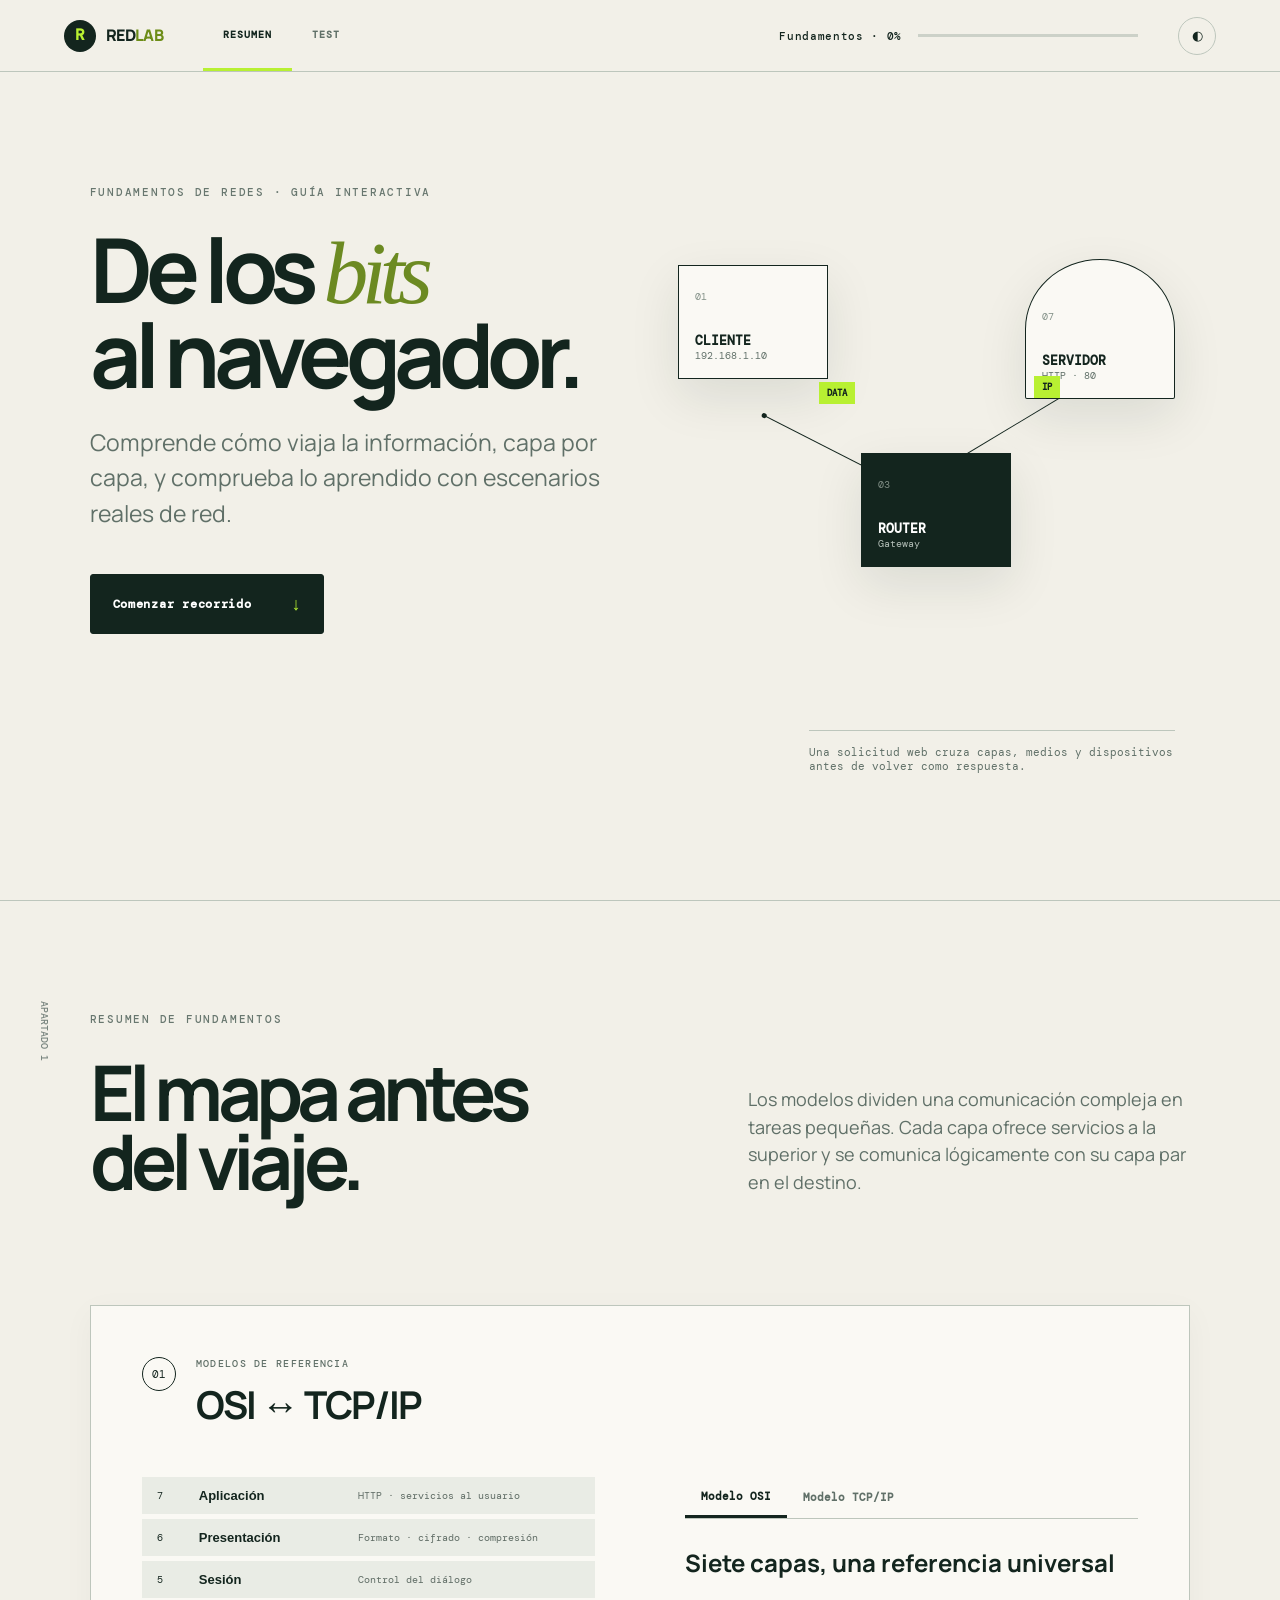
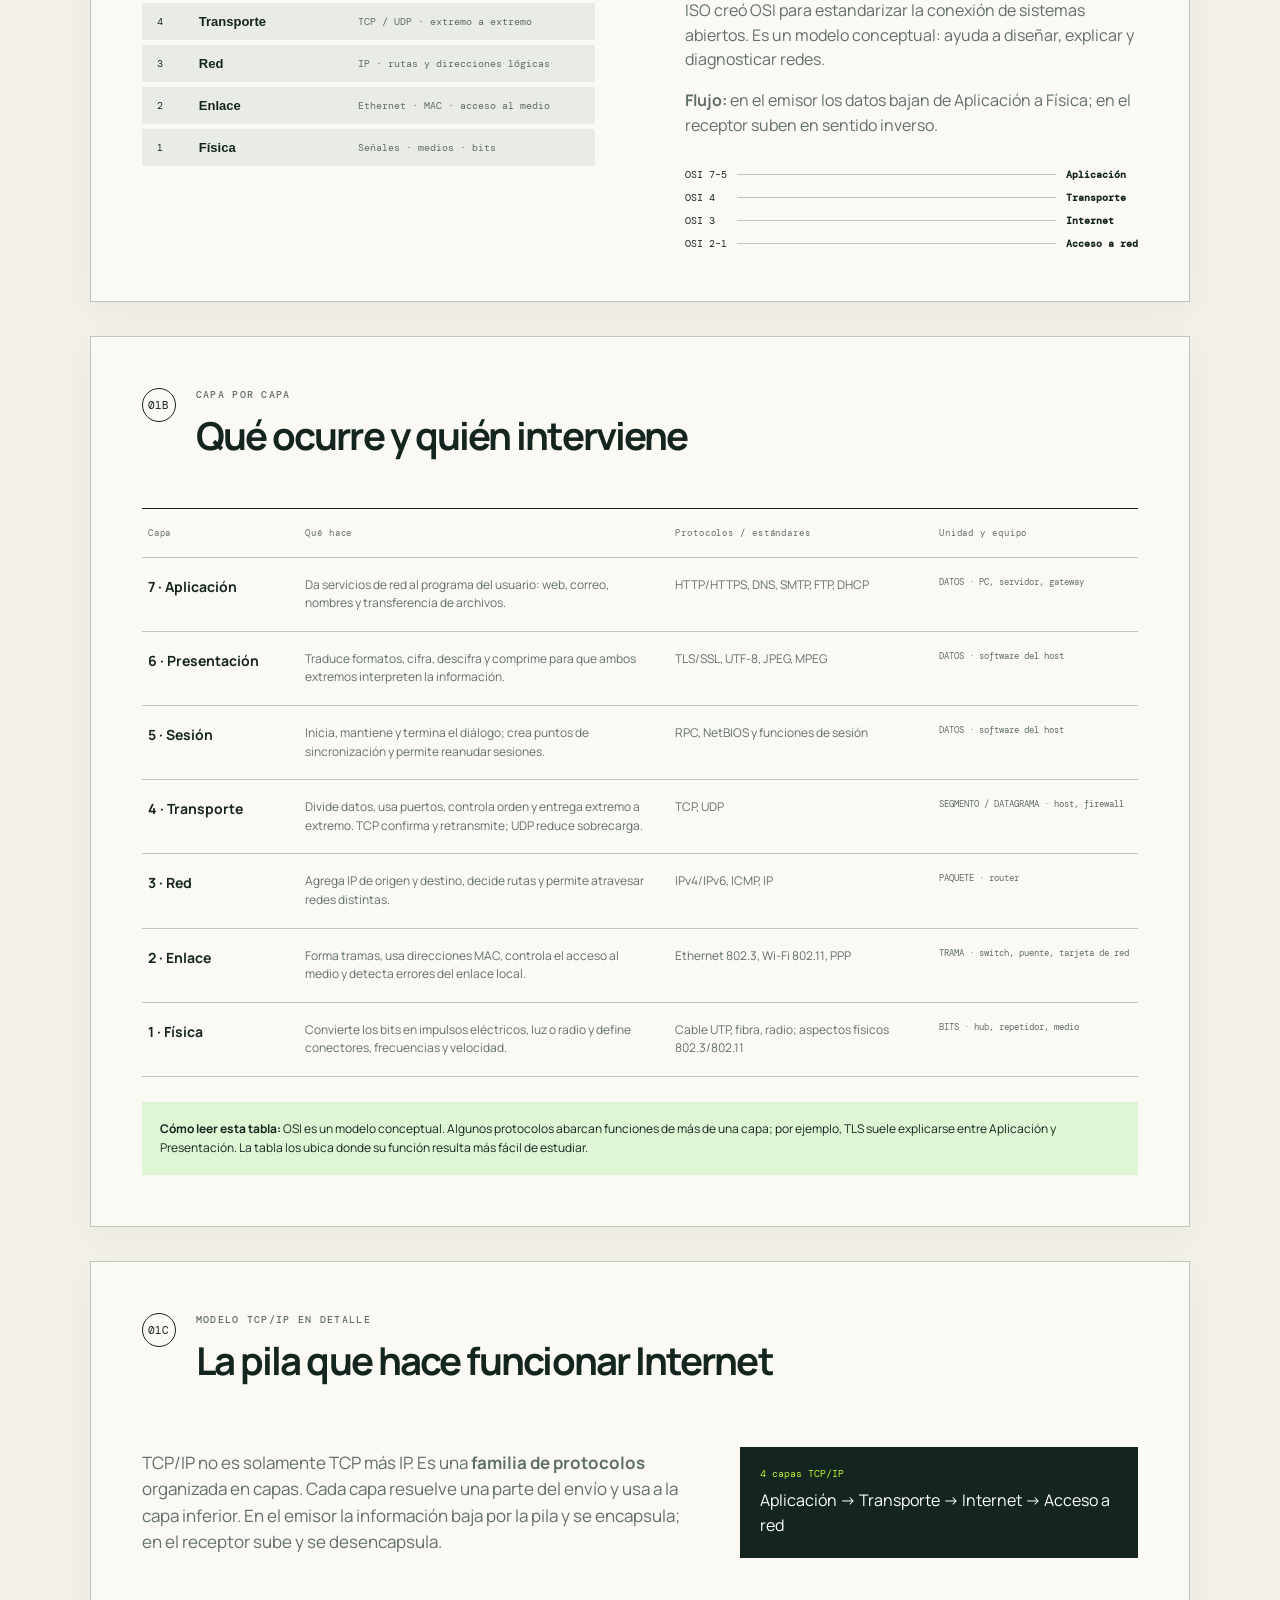
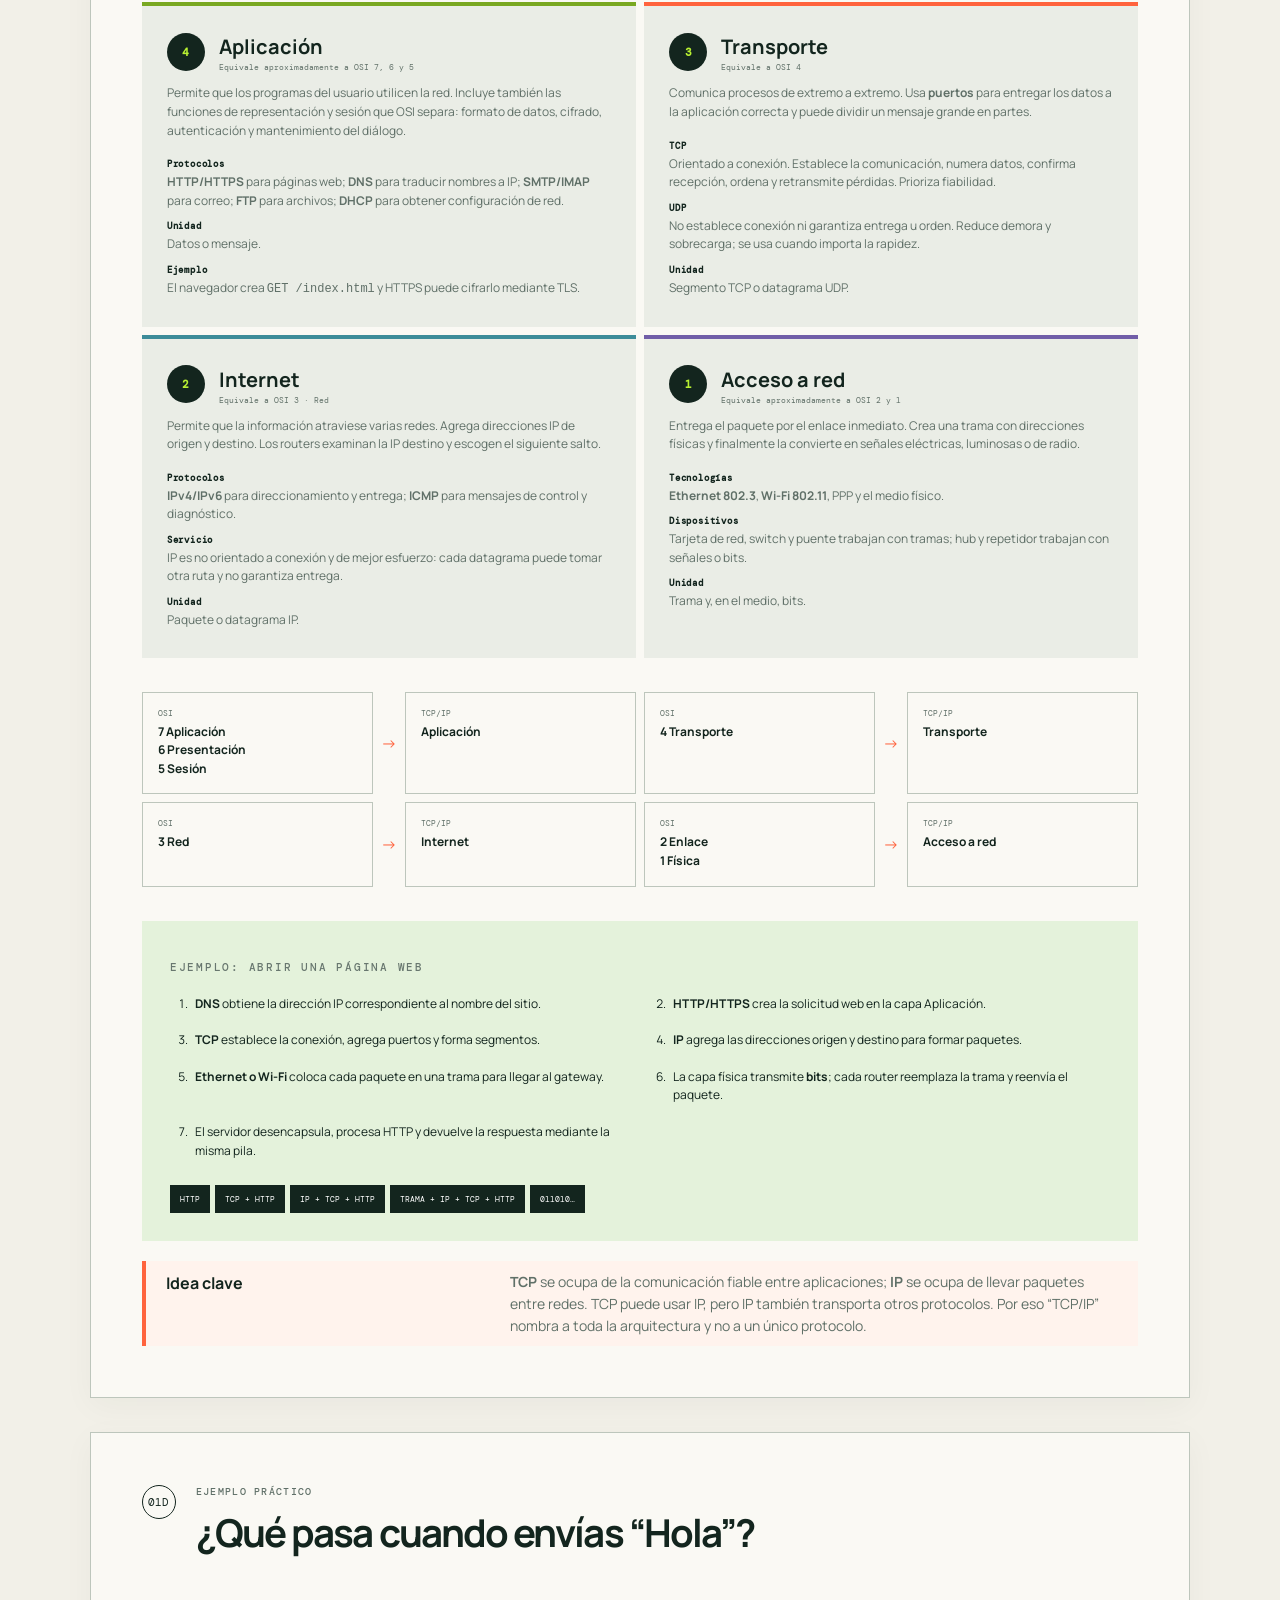
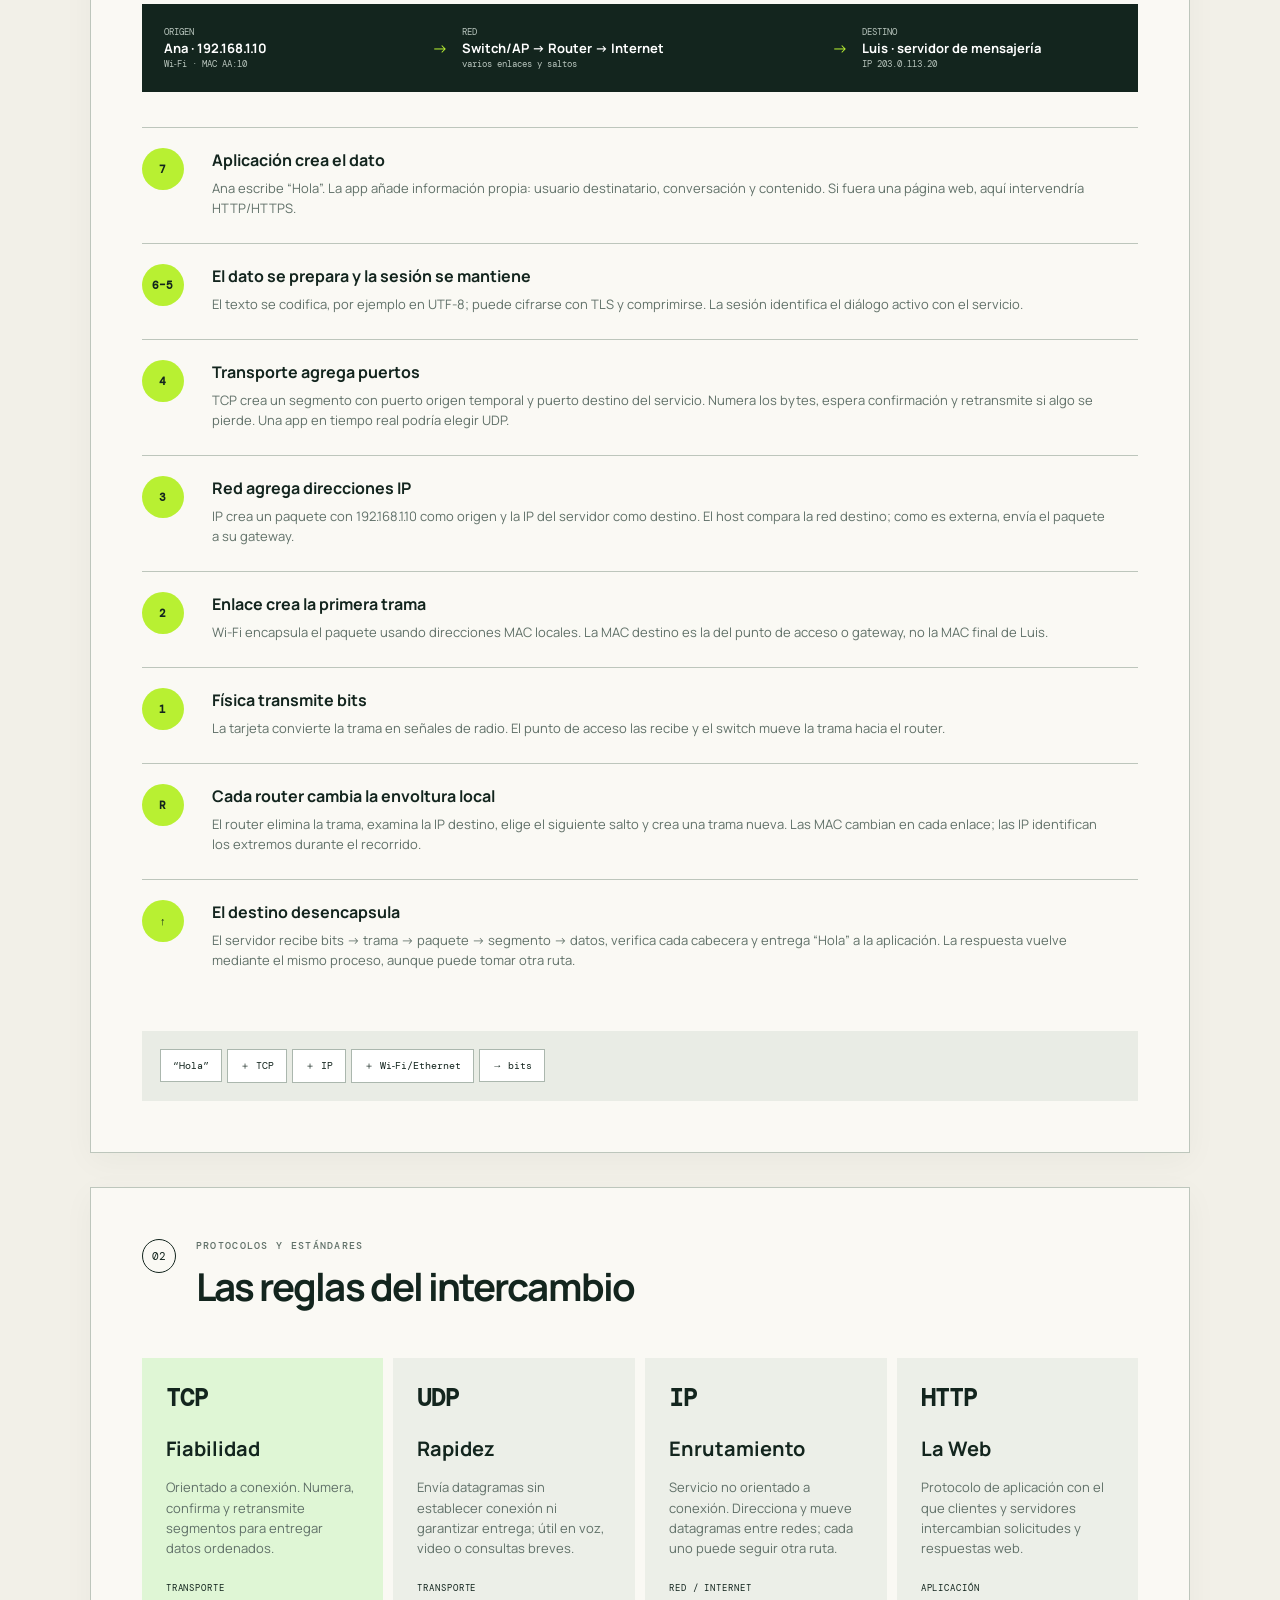
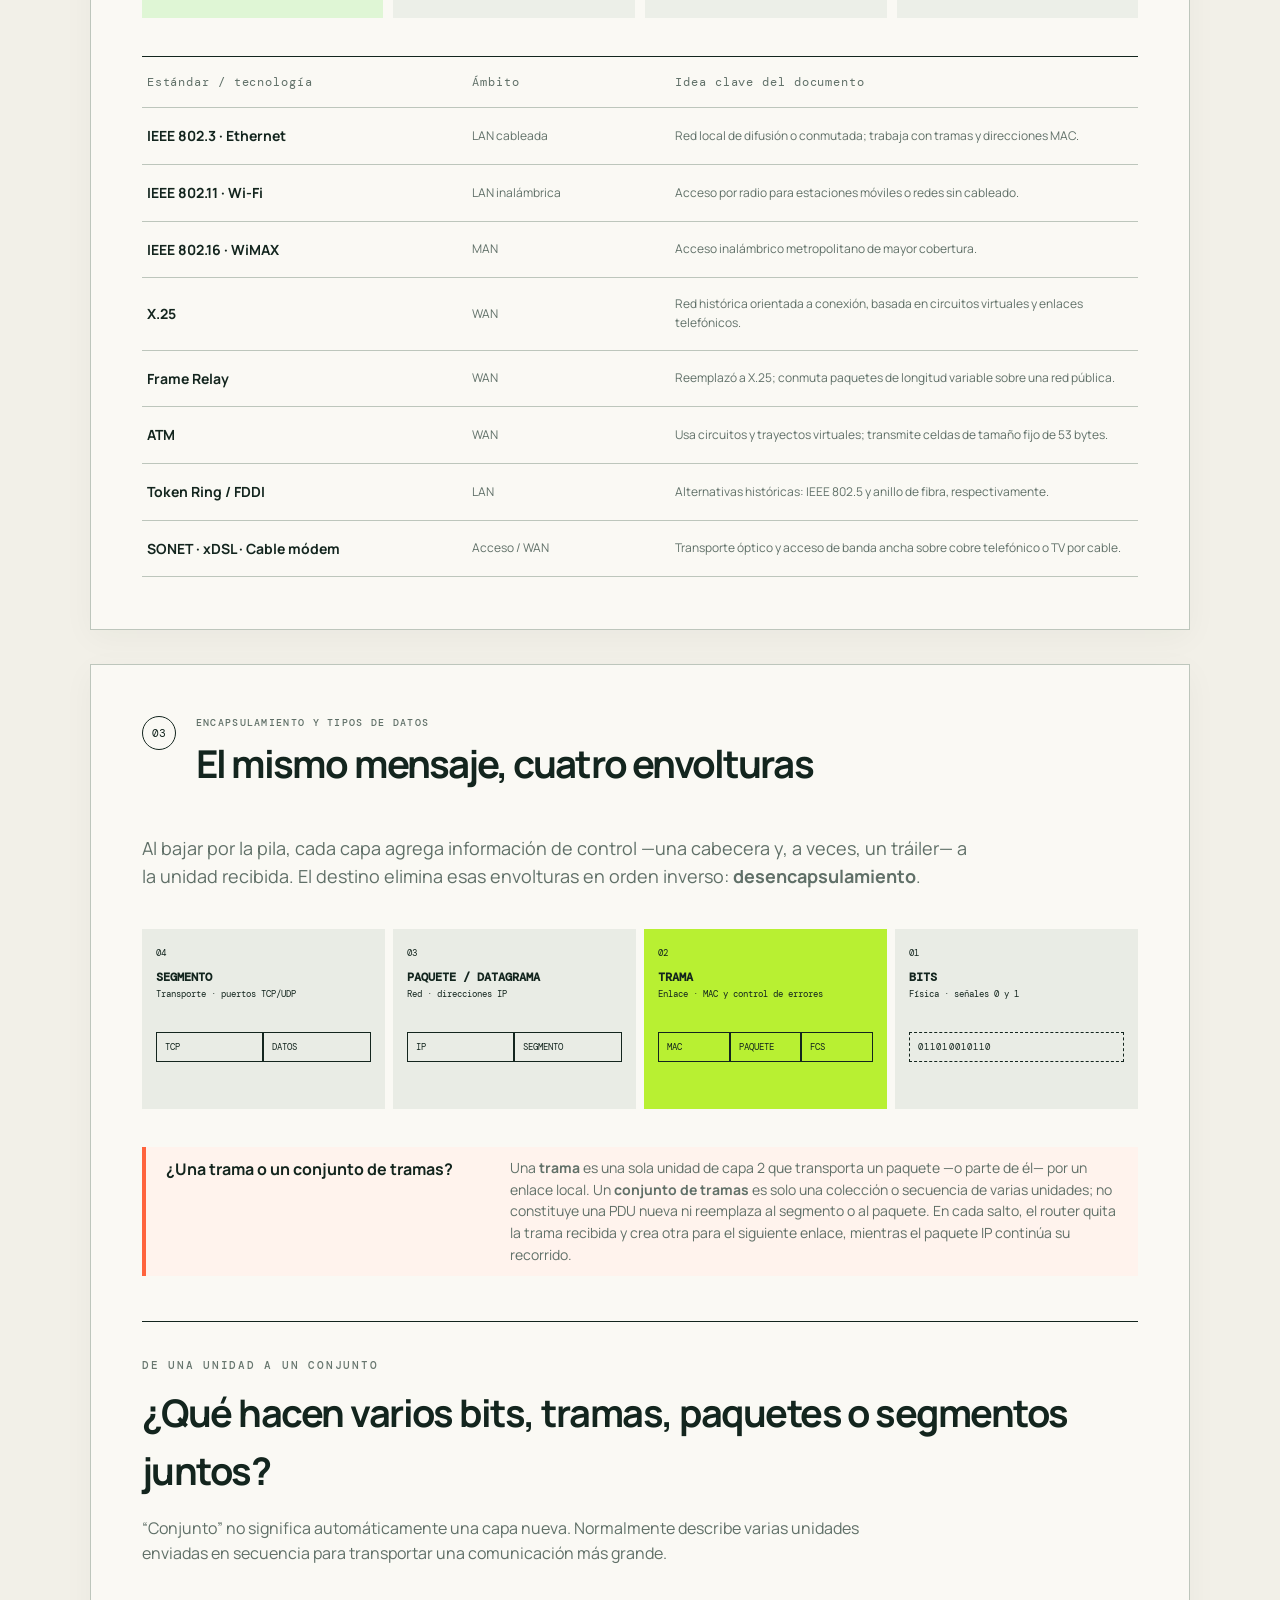
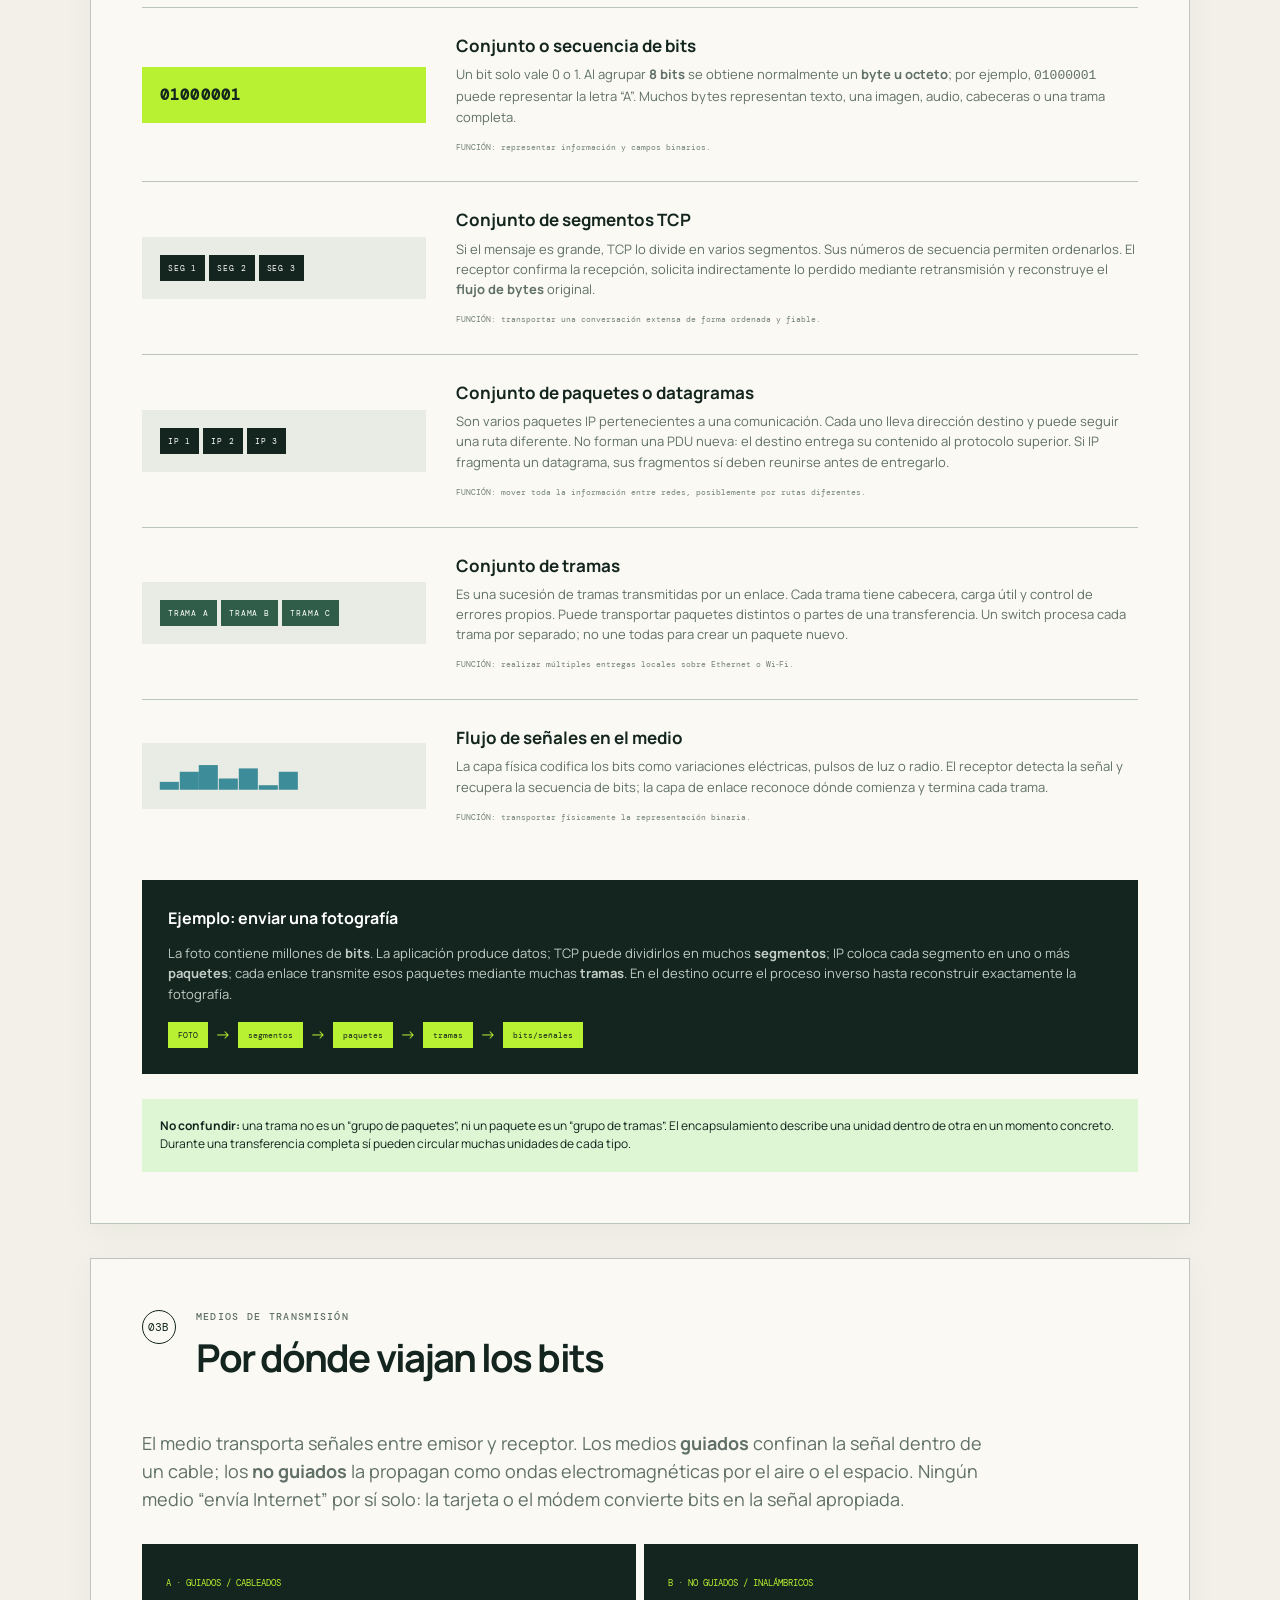
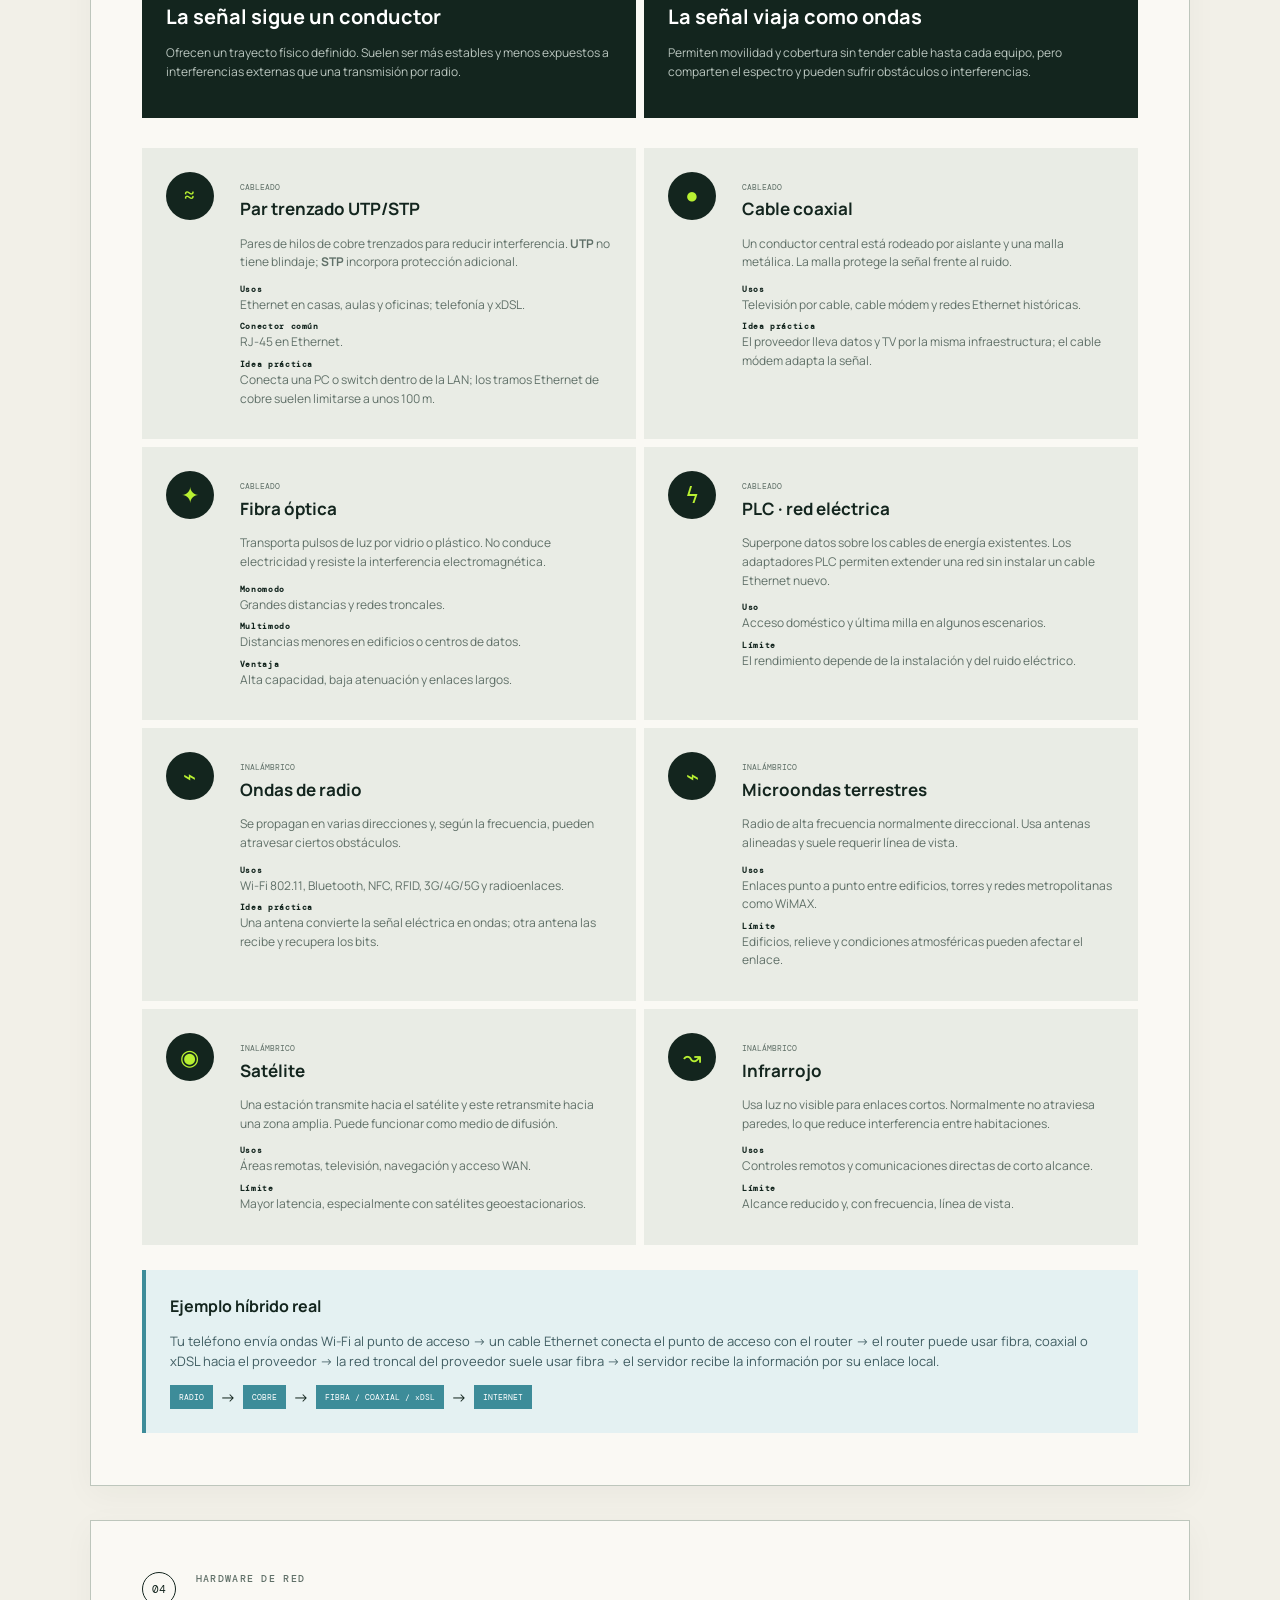
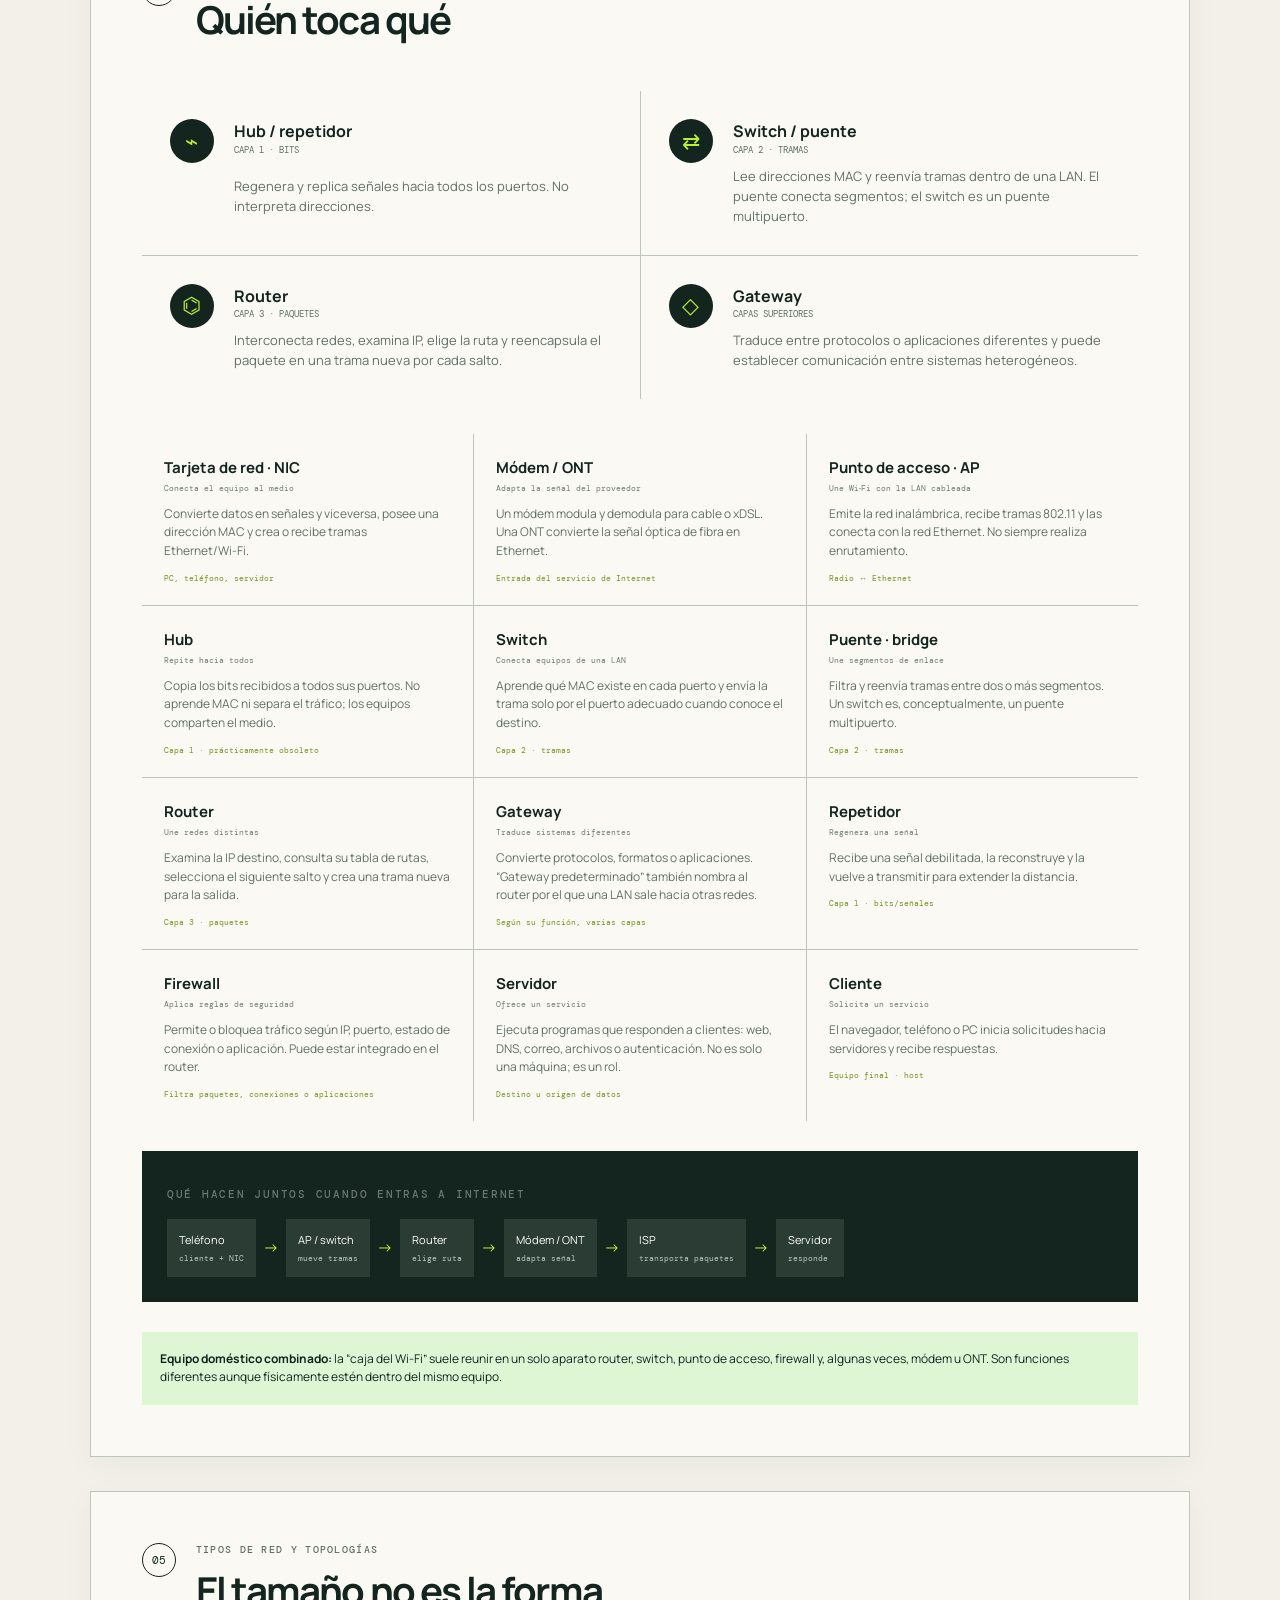
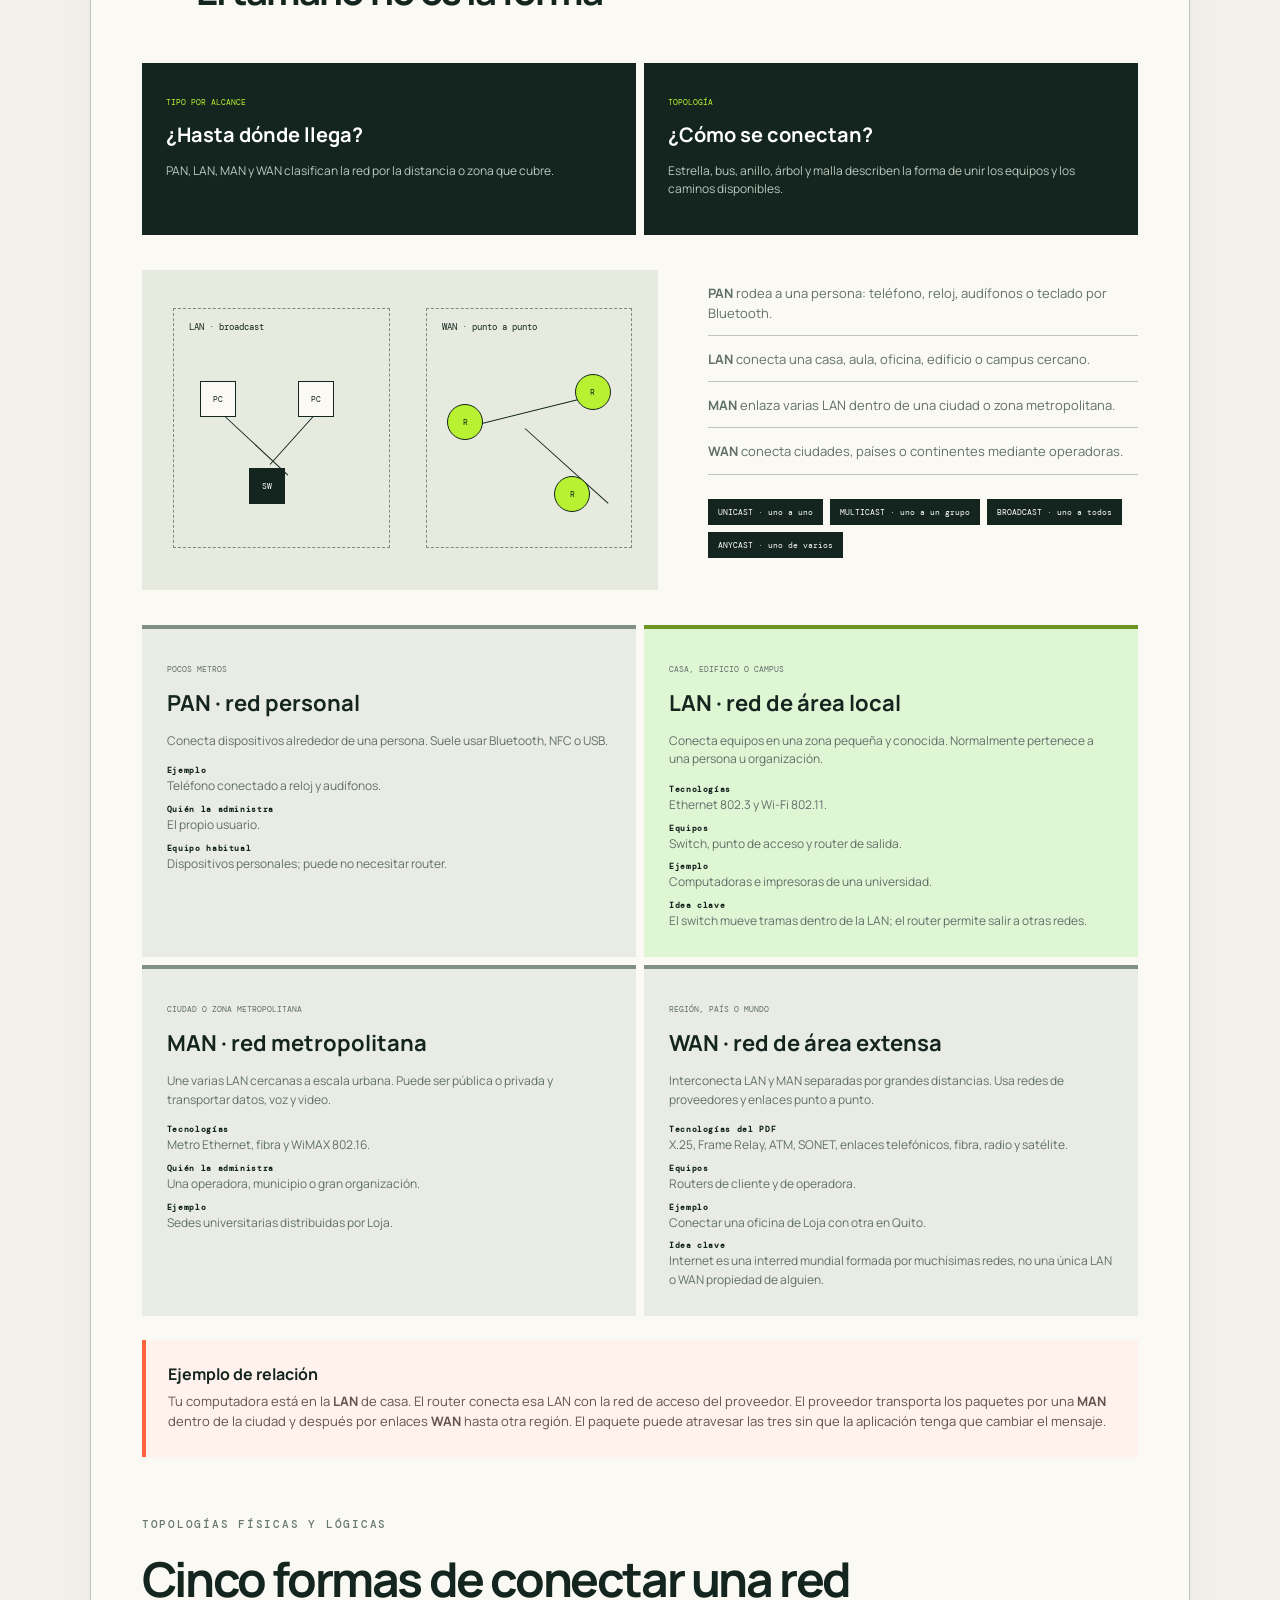
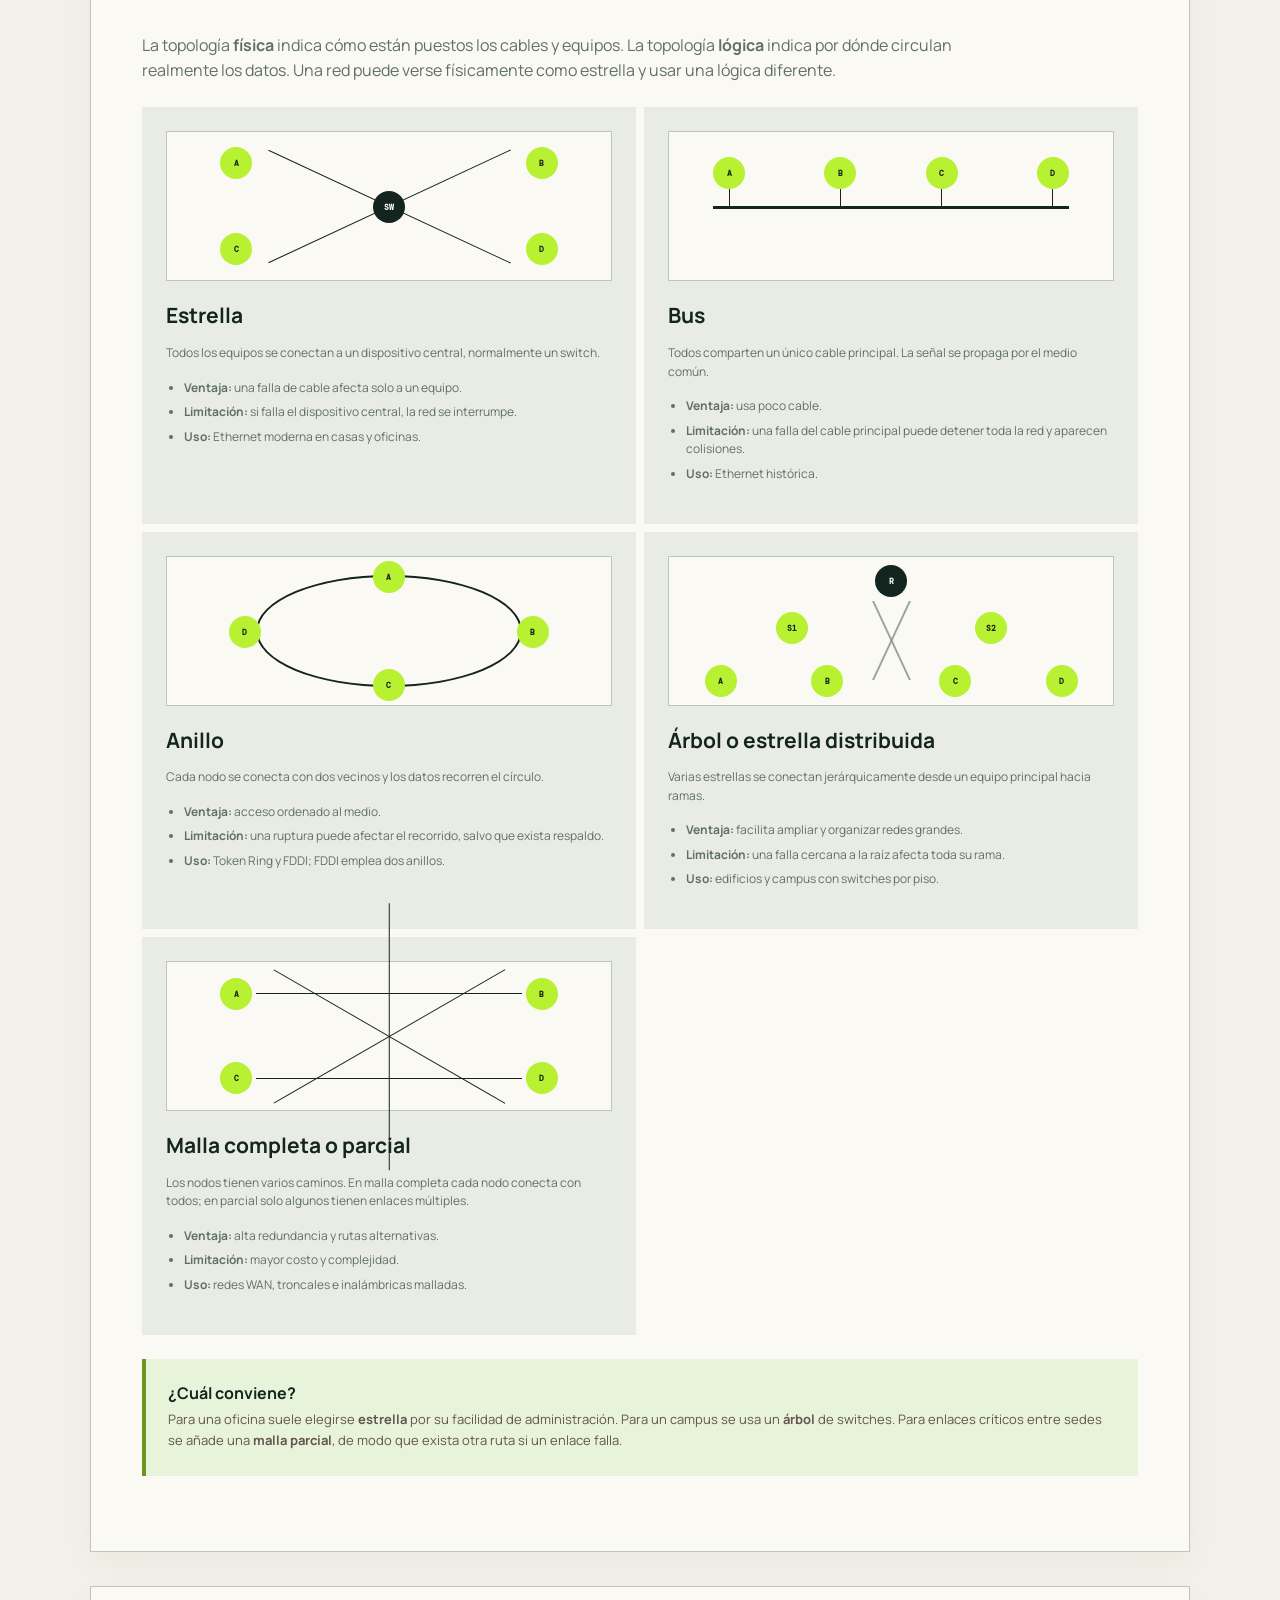
<file: index.html>
<!doctype html>
<html lang="es">
<head>
  <meta charset="UTF-8" />
  <meta name="viewport" content="width=device-width, initial-scale=1.0" />
  <meta name="description" content="Aplicación interactiva de estudio basada en Introducción: Fundamentos de Redes de Comunicaciones." />
  <title>RedLab · Fundamentos de Redes</title>
  <link rel="preconnect" href="https://fonts.googleapis.com">
  <link rel="preconnect" href="https://fonts.gstatic.com" crossorigin>
  <link href="https://fonts.googleapis.com/css2?family=DM+Mono:wght@400;500&family=Manrope:wght@400;500;600;700;800&display=swap" rel="stylesheet">
  <link rel="stylesheet" href="styles.css" />
</head>
<body>
  <header class="topbar">
    <a class="brand" href="#inicio" aria-label="Ir al inicio"><span class="brand-mark">R</span><span>RED<span>LAB</span></span></a>
    <nav class="page-tabs" aria-label="Secciones principales"><a class="active" href="index.html">Resumen</a><a href="test.html">Test</a></nav>
    <div class="progress-wrap" aria-label="Progreso de estudio">
      <span id="progressLabel">Fundamentos · 0%</span>
      <div class="progress"><span id="progressBar"></span></div>
    </div>
    <button class="icon-button" id="themeToggle" aria-label="Cambiar tema" title="Cambiar tema">◐</button>
  </header>

  <main>
    <section class="hero" id="inicio">
      <div class="hero-copy">
        <p class="eyebrow">FUNDAMENTOS DE REDES · GUÍA INTERACTIVA</p>
        <h1>De los <em>bits</em><br>al navegador.</h1>
        <p class="hero-lead">Comprende cómo viaja la información, capa por capa, y comprueba lo aprendido con escenarios reales de red.</p>
        <a class="primary-button" href="#fundamentos">Comenzar recorrido <span>↓</span></a>
      </div>
      <div class="hero-visual" aria-label="Animación del recorrido de un paquete por una red">
        <div class="node client"><span>01</span><b>CLIENTE</b><small>192.168.1.10</small></div>
        <div class="network-line line-a"><i></i></div>
        <div class="node router"><span>03</span><b>ROUTER</b><small>Gateway</small></div>
        <div class="network-line line-b"><i></i></div>
        <div class="node server"><span>07</span><b>SERVIDOR</b><small>HTTP · 80</small></div>
        <div class="packet packet-a">DATA</div><div class="packet packet-b">IP</div>
        <p class="visual-note">Una solicitud web cruza capas, medios y dispositivos antes de volver como respuesta.</p>
      </div>
    </section>

    <section class="section" id="fundamentos">
      <div class="section-number">APARTADO 1</div>
      <div class="section-heading">
        <p class="eyebrow">RESUMEN DE FUNDAMENTOS</p>
        <h2>El mapa antes<br>del viaje.</h2>
        <p>Los modelos dividen una comunicación compleja en tareas pequeñas. Cada capa ofrece servicios a la superior y se comunica lógicamente con su capa par en el destino.</p>
      </div>

      <article class="model-card">
        <div class="card-title"><span>01</span><div><p>MODELOS DE REFERENCIA</p><h3>OSI ↔ TCP/IP</h3></div></div>
        <div class="model-grid">
          <div class="osi-stack" id="osiStack">
            <button data-layer="7"><span>7</span><b>Aplicación</b><small>HTTP · servicios al usuario</small></button>
            <button data-layer="6"><span>6</span><b>Presentación</b><small>Formato · cifrado · compresión</small></button>
            <button data-layer="5"><span>5</span><b>Sesión</b><small>Control del diálogo</small></button>
            <button data-layer="4"><span>4</span><b>Transporte</b><small>TCP / UDP · extremo a extremo</small></button>
            <button data-layer="3"><span>3</span><b>Red</b><small>IP · rutas y direcciones lógicas</small></button>
            <button data-layer="2"><span>2</span><b>Enlace</b><small>Ethernet · MAC · acceso al medio</small></button>
            <button data-layer="1"><span>1</span><b>Física</b><small>Señales · medios · bits</small></button>
          </div>
          <div class="model-explain">
            <div class="tabs" role="tablist"><button class="active" data-model="osi">Modelo OSI</button><button data-model="tcpip">Modelo TCP/IP</button></div>
            <div id="modelText">
              <h4>Siete capas, una referencia universal</h4>
              <p>ISO creó OSI para estandarizar la conexión de sistemas abiertos. Es un modelo conceptual: ayuda a diseñar, explicar y diagnosticar redes.</p>
              <p><strong>Flujo:</strong> en el emisor los datos bajan de Aplicación a Física; en el receptor suben en sentido inverso.</p>
            </div>
            <div class="mapping" aria-label="Equivalencia entre modelos">
              <span>OSI 7–5</span><i></i><b>Aplicación</b>
              <span>OSI 4</span><i></i><b>Transporte</b>
              <span>OSI 3</span><i></i><b>Internet</b>
              <span>OSI 2–1</span><i></i><b>Acceso a red</b>
            </div>
          </div>
        </div>
      </article>

      <article class="content-block layer-guide">
        <div class="card-title"><span>01B</span><div><p>CAPA POR CAPA</p><h3>Qué ocurre y quién interviene</h3></div></div>
        <div class="layer-table">
          <div class="layer-head"><span>Capa</span><span>Qué hace</span><span>Protocolos / estándares</span><span>Unidad y equipo</span></div>
          <div><b>7 · Aplicación</b><p>Da servicios de red al programa del usuario: web, correo, nombres y transferencia de archivos.</p><p>HTTP/HTTPS, DNS, SMTP, FTP, DHCP</p><small>DATOS · PC, servidor, gateway</small></div>
          <div><b>6 · Presentación</b><p>Traduce formatos, cifra, descifra y comprime para que ambos extremos interpreten la información.</p><p>TLS/SSL, UTF‑8, JPEG, MPEG</p><small>DATOS · software del host</small></div>
          <div><b>5 · Sesión</b><p>Inicia, mantiene y termina el diálogo; crea puntos de sincronización y permite reanudar sesiones.</p><p>RPC, NetBIOS y funciones de sesión</p><small>DATOS · software del host</small></div>
          <div><b>4 · Transporte</b><p>Divide datos, usa puertos, controla orden y entrega extremo a extremo. TCP confirma y retransmite; UDP reduce sobrecarga.</p><p>TCP, UDP</p><small>SEGMENTO / DATAGRAMA · host, firewall</small></div>
          <div><b>3 · Red</b><p>Agrega IP de origen y destino, decide rutas y permite atravesar redes distintas.</p><p>IPv4/IPv6, ICMP, IP</p><small>PAQUETE · router</small></div>
          <div><b>2 · Enlace</b><p>Forma tramas, usa direcciones MAC, controla el acceso al medio y detecta errores del enlace local.</p><p>Ethernet 802.3, Wi‑Fi 802.11, PPP</p><small>TRAMA · switch, puente, tarjeta de red</small></div>
          <div><b>1 · Física</b><p>Convierte los bits en impulsos eléctricos, luz o radio y define conectores, frecuencias y velocidad.</p><p>Cable UTP, fibra, radio; aspectos físicos 802.3/802.11</p><small>BITS · hub, repetidor, medio</small></div>
        </div>
        <div class="accuracy-note"><strong>Cómo leer esta tabla:</strong> OSI es un modelo conceptual. Algunos protocolos abarcan funciones de más de una capa; por ejemplo, TLS suele explicarse entre Aplicación y Presentación. La tabla los ubica donde su función resulta más fácil de estudiar.</div>
      </article>

      <article class="content-block tcpip-guide" id="modelo-tcp-ip">
        <div class="card-title"><span>01C</span><div><p>MODELO TCP/IP EN DETALLE</p><h3>La pila que hace funcionar Internet</h3></div></div>
        <div class="tcpip-intro">
          <p>TCP/IP no es solamente TCP más IP. Es una <strong>familia de protocolos</strong> organizada en capas. Cada capa resuelve una parte del envío y usa a la capa inferior. En el emisor la información baja por la pila y se encapsula; en el receptor sube y se desencapsula.</p>
          <div><b>4 capas TCP/IP</b><span>Aplicación → Transporte → Internet → Acceso a red</span></div>
        </div>
        <div class="tcpip-stack">
          <section class="tcp-app"><header><span>4</span><div><b>Aplicación</b><small>Equivale aproximadamente a OSI 7, 6 y 5</small></div></header><p>Permite que los programas del usuario utilicen la red. Incluye también las funciones de representación y sesión que OSI separa: formato de datos, cifrado, autenticación y mantenimiento del diálogo.</p><dl><dt>Protocolos</dt><dd><strong>HTTP/HTTPS</strong> para páginas web; <strong>DNS</strong> para traducir nombres a IP; <strong>SMTP/IMAP</strong> para correo; <strong>FTP</strong> para archivos; <strong>DHCP</strong> para obtener configuración de red.</dd><dt>Unidad</dt><dd>Datos o mensaje.</dd><dt>Ejemplo</dt><dd>El navegador crea <code>GET /index.html</code> y HTTPS puede cifrarlo mediante TLS.</dd></dl></section>
          <section class="tcp-transport"><header><span>3</span><div><b>Transporte</b><small>Equivale a OSI 4</small></div></header><p>Comunica procesos de extremo a extremo. Usa <strong>puertos</strong> para entregar los datos a la aplicación correcta y puede dividir un mensaje grande en partes.</p><dl><dt>TCP</dt><dd>Orientado a conexión. Establece la comunicación, numera datos, confirma recepción, ordena y retransmite pérdidas. Prioriza fiabilidad.</dd><dt>UDP</dt><dd>No establece conexión ni garantiza entrega u orden. Reduce demora y sobrecarga; se usa cuando importa la rapidez.</dd><dt>Unidad</dt><dd>Segmento TCP o datagrama UDP.</dd></dl></section>
          <section class="tcp-internet"><header><span>2</span><div><b>Internet</b><small>Equivale a OSI 3 · Red</small></div></header><p>Permite que la información atraviese varias redes. Agrega direcciones IP de origen y destino. Los routers examinan la IP destino y escogen el siguiente salto.</p><dl><dt>Protocolos</dt><dd><strong>IPv4/IPv6</strong> para direccionamiento y entrega; <strong>ICMP</strong> para mensajes de control y diagnóstico.</dd><dt>Servicio</dt><dd>IP es no orientado a conexión y de mejor esfuerzo: cada datagrama puede tomar otra ruta y no garantiza entrega.</dd><dt>Unidad</dt><dd>Paquete o datagrama IP.</dd></dl></section>
          <section class="tcp-access"><header><span>1</span><div><b>Acceso a red</b><small>Equivale aproximadamente a OSI 2 y 1</small></div></header><p>Entrega el paquete por el enlace inmediato. Crea una trama con direcciones físicas y finalmente la convierte en señales eléctricas, luminosas o de radio.</p><dl><dt>Tecnologías</dt><dd><strong>Ethernet 802.3</strong>, <strong>Wi‑Fi 802.11</strong>, PPP y el medio físico.</dd><dt>Dispositivos</dt><dd>Tarjeta de red, switch y puente trabajan con tramas; hub y repetidor trabajan con señales o bits.</dd><dt>Unidad</dt><dd>Trama y, en el medio, bits.</dd></dl></section>
        </div>
        <div class="osi-compare">
          <div><span>OSI</span><b>7 Aplicación<br>6 Presentación<br>5 Sesión</b></div><i>→</i><div><span>TCP/IP</span><b>Aplicación</b></div>
          <div><span>OSI</span><b>4 Transporte</b></div><i>→</i><div><span>TCP/IP</span><b>Transporte</b></div>
          <div><span>OSI</span><b>3 Red</b></div><i>→</i><div><span>TCP/IP</span><b>Internet</b></div>
          <div><span>OSI</span><b>2 Enlace<br>1 Física</b></div><i>→</i><div><span>TCP/IP</span><b>Acceso a red</b></div>
        </div>
        <div class="tcpip-example">
          <p class="eyebrow">EJEMPLO: ABRIR UNA PÁGINA WEB</p>
          <ol>
            <li><b>DNS</b> obtiene la dirección IP correspondiente al nombre del sitio.</li>
            <li><b>HTTP/HTTPS</b> crea la solicitud web en la capa Aplicación.</li>
            <li><b>TCP</b> establece la conexión, agrega puertos y forma segmentos.</li>
            <li><b>IP</b> agrega las direcciones origen y destino para formar paquetes.</li>
            <li><b>Ethernet o Wi‑Fi</b> coloca cada paquete en una trama para llegar al gateway.</li>
            <li>La capa física transmite <b>bits</b>; cada router reemplaza la trama y reenvía el paquete.</li>
            <li>El servidor desencapsula, procesa HTTP y devuelve la respuesta mediante la misma pila.</li>
          </ol>
          <div class="encapsulation-line"><span>HTTP</span><span>TCP + HTTP</span><span>IP + TCP + HTTP</span><span>TRAMA + IP + TCP + HTTP</span><span>011010…</span></div>
        </div>
        <div class="callout tcpip-key"><b>Idea clave</b><p><strong>TCP</strong> se ocupa de la comunicación fiable entre aplicaciones; <strong>IP</strong> se ocupa de llevar paquetes entre redes. TCP puede usar IP, pero IP también transporta otros protocolos. Por eso “TCP/IP” nombra a toda la arquitectura y no a un único protocolo.</p></div>
      </article>

      <article class="content-block journey-block" id="ejemplo-mensaje">
        <div class="card-title"><span>01D</span><div><p>EJEMPLO PRÁCTICO</p><h3>¿Qué pasa cuando envías “Hola”?</h3></div></div>
        <div class="scenario"><div><span>ORIGEN</span><b>Ana · 192.168.1.10</b><small>Wi‑Fi · MAC AA:10</small></div><i>→</i><div><span>RED</span><b>Switch/AP → Router → Internet</b><small>varios enlaces y saltos</small></div><i>→</i><div><span>DESTINO</span><b>Luis · servidor de mensajería</b><small>IP 203.0.113.20</small></div></div>
        <ol class="journey-steps">
          <li><span>7</span><div><b>Aplicación crea el dato</b><p>Ana escribe “Hola”. La app añade información propia: usuario destinatario, conversación y contenido. Si fuera una página web, aquí intervendría HTTP/HTTPS.</p></div></li>
          <li><span>6–5</span><div><b>El dato se prepara y la sesión se mantiene</b><p>El texto se codifica, por ejemplo en UTF‑8; puede cifrarse con TLS y comprimirse. La sesión identifica el diálogo activo con el servicio.</p></div></li>
          <li><span>4</span><div><b>Transporte agrega puertos</b><p>TCP crea un segmento con puerto origen temporal y puerto destino del servicio. Numera los bytes, espera confirmación y retransmite si algo se pierde. Una app en tiempo real podría elegir UDP.</p></div></li>
          <li><span>3</span><div><b>Red agrega direcciones IP</b><p>IP crea un paquete con 192.168.1.10 como origen y la IP del servidor como destino. El host compara la red destino; como es externa, envía el paquete a su gateway.</p></div></li>
          <li><span>2</span><div><b>Enlace crea la primera trama</b><p>Wi‑Fi encapsula el paquete usando direcciones MAC locales. La MAC destino es la del punto de acceso o gateway, no la MAC final de Luis.</p></div></li>
          <li><span>1</span><div><b>Física transmite bits</b><p>La tarjeta convierte la trama en señales de radio. El punto de acceso las recibe y el switch mueve la trama hacia el router.</p></div></li>
          <li><span>R</span><div><b>Cada router cambia la envoltura local</b><p>El router elimina la trama, examina la IP destino, elige el siguiente salto y crea una trama nueva. Las MAC cambian en cada enlace; las IP identifican los extremos durante el recorrido.</p></div></li>
          <li><span>↑</span><div><b>El destino desencapsula</b><p>El servidor recibe bits → trama → paquete → segmento → datos, verifica cada cabecera y entrega “Hola” a la aplicación. La respuesta vuelve mediante el mismo proceso, aunque puede tomar otra ruta.</p></div></li>
        </ol>
        <div class="message-formula"><code>“Hola”</code><i>＋ TCP</i><i>＋ IP</i><i>＋ Wi‑Fi/Ethernet</i><i>→ bits</i></div>
      </article>

      <article class="content-block">
        <div class="card-title"><span>02</span><div><p>PROTOCOLOS Y ESTÁNDARES</p><h3>Las reglas del intercambio</h3></div></div>
        <div class="protocol-grid">
          <div class="protocol-card accent"><code>TCP</code><h4>Fiabilidad</h4><p>Orientado a conexión. Numera, confirma y retransmite segmentos para entregar datos ordenados.</p><small>TRANSPORTE</small></div>
          <div class="protocol-card"><code>UDP</code><h4>Rapidez</h4><p>Envía datagramas sin establecer conexión ni garantizar entrega; útil en voz, video o consultas breves.</p><small>TRANSPORTE</small></div>
          <div class="protocol-card"><code>IP</code><h4>Enrutamiento</h4><p>Servicio no orientado a conexión. Direcciona y mueve datagramas entre redes; cada uno puede seguir otra ruta.</p><small>RED / INTERNET</small></div>
          <div class="protocol-card"><code>HTTP</code><h4>La Web</h4><p>Protocolo de aplicación con el que clientes y servidores intercambian solicitudes y respuestas web.</p><small>APLICACIÓN</small></div>
        </div>
        <div class="standards-table">
          <div class="table-head"><span>Estándar / tecnología</span><span>Ámbito</span><span>Idea clave del documento</span></div>
          <div><b>IEEE 802.3 · Ethernet</b><span>LAN cableada</span><p>Red local de difusión o conmutada; trabaja con tramas y direcciones MAC.</p></div>
          <div><b>IEEE 802.11 · Wi‑Fi</b><span>LAN inalámbrica</span><p>Acceso por radio para estaciones móviles o redes sin cableado.</p></div>
          <div><b>IEEE 802.16 · WiMAX</b><span>MAN</span><p>Acceso inalámbrico metropolitano de mayor cobertura.</p></div>
          <div><b>X.25</b><span>WAN</span><p>Red histórica orientada a conexión, basada en circuitos virtuales y enlaces telefónicos.</p></div>
          <div><b>Frame Relay</b><span>WAN</span><p>Reemplazó a X.25; conmuta paquetes de longitud variable sobre una red pública.</p></div>
          <div><b>ATM</b><span>WAN</span><p>Usa circuitos y trayectos virtuales; transmite celdas de tamaño fijo de 53 bytes.</p></div>
          <div><b>Token Ring / FDDI</b><span>LAN</span><p>Alternativas históricas: IEEE 802.5 y anillo de fibra, respectivamente.</p></div>
          <div><b>SONET · xDSL · Cable módem</b><span>Acceso / WAN</span><p>Transporte óptico y acceso de banda ancha sobre cobre telefónico o TV por cable.</p></div>
        </div>
      </article>

      <article class="content-block encapsulation">
        <div class="card-title"><span>03</span><div><p>ENCAPSULAMIENTO Y TIPOS DE DATOS</p><h3>El mismo mensaje, cuatro envolturas</h3></div></div>
        <p class="wide-copy">Al bajar por la pila, cada capa agrega información de control —una cabecera y, a veces, un tráiler— a la unidad recibida. El destino elimina esas envolturas en orden inverso: <strong>desencapsulamiento</strong>.</p>
        <div class="pdu-flow">
          <div><span>04</span><b>SEGMENTO</b><small>Transporte · puertos TCP/UDP</small><i class="segment-shape"><u>TCP</u><u>DATOS</u></i></div>
          <div><span>03</span><b>PAQUETE / DATAGRAMA</b><small>Red · direcciones IP</small><i class="packet-shape"><u>IP</u><u>SEGMENTO</u></i></div>
          <div class="highlight"><span>02</span><b>TRAMA</b><small>Enlace · MAC y control de errores</small><i class="frame-shape"><u>MAC</u><u>PAQUETE</u><u>FCS</u></i></div>
          <div><span>01</span><b>BITS</b><small>Física · señales 0 y 1</small><i class="bits-shape">011010010110</i></div>
        </div>
        <div class="callout"><b>¿Una trama o un conjunto de tramas?</b><p>Una <strong>trama</strong> es una sola unidad de capa 2 que transporta un paquete —o parte de él— por un enlace local. Un <strong>conjunto de tramas</strong> es solo una colección o secuencia de varias unidades; no constituye una PDU nueva ni reemplaza al segmento o al paquete. En cada salto, el router quita la trama recibida y crea otra para el siguiente enlace, mientras el paquete IP continúa su recorrido.</p></div>
        <div class="collection-guide">
          <div class="collection-title"><p class="eyebrow">DE UNA UNIDAD A UN CONJUNTO</p><h4>¿Qué hacen varios bits, tramas, paquetes o segmentos juntos?</h4><p>“Conjunto” no significa automáticamente una capa nueva. Normalmente describe varias unidades enviadas en secuencia para transportar una comunicación más grande.</p></div>
          <div class="collection-row bits-row"><div class="collection-symbol">01000001</div><div><b>Conjunto o secuencia de bits</b><p>Un bit solo vale 0 o 1. Al agrupar <strong>8 bits</strong> se obtiene normalmente un <strong>byte u octeto</strong>; por ejemplo, <code>01000001</code> puede representar la letra “A”. Muchos bytes representan texto, una imagen, audio, cabeceras o una trama completa.</p><small>FUNCIÓN: representar información y campos binarios.</small></div></div>
          <div class="collection-row"><div class="collection-symbol"><i>SEG 1</i><i>SEG 2</i><i>SEG 3</i></div><div><b>Conjunto de segmentos TCP</b><p>Si el mensaje es grande, TCP lo divide en varios segmentos. Sus números de secuencia permiten ordenarlos. El receptor confirma la recepción, solicita indirectamente lo perdido mediante retransmisión y reconstruye el <strong>flujo de bytes</strong> original.</p><small>FUNCIÓN: transportar una conversación extensa de forma ordenada y fiable.</small></div></div>
          <div class="collection-row"><div class="collection-symbol"><i>IP 1</i><i>IP 2</i><i>IP 3</i></div><div><b>Conjunto de paquetes o datagramas</b><p>Son varios paquetes IP pertenecientes a una comunicación. Cada uno lleva dirección destino y puede seguir una ruta diferente. No forman una PDU nueva: el destino entrega su contenido al protocolo superior. Si IP fragmenta un datagrama, sus fragmentos sí deben reunirse antes de entregarlo.</p><small>FUNCIÓN: mover toda la información entre redes, posiblemente por rutas diferentes.</small></div></div>
          <div class="collection-row frame-row"><div class="collection-symbol"><i>TRAMA A</i><i>TRAMA B</i><i>TRAMA C</i></div><div><b>Conjunto de tramas</b><p>Es una sucesión de tramas transmitidas por un enlace. Cada trama tiene cabecera, carga útil y control de errores propios. Puede transportar paquetes distintos o partes de una transferencia. Un switch procesa cada trama por separado; no une todas para crear un paquete nuevo.</p><small>FUNCIÓN: realizar múltiples entregas locales sobre Ethernet o Wi‑Fi.</small></div></div>
          <div class="collection-row"><div class="collection-symbol signal-symbol">▂▅▇▃▆▁▅</div><div><b>Flujo de señales en el medio</b><p>La capa física codifica los bits como variaciones eléctricas, pulsos de luz o radio. El receptor detecta la señal y recupera la secuencia de bits; la capa de enlace reconoce dónde comienza y termina cada trama.</p><small>FUNCIÓN: transportar físicamente la representación binaria.</small></div></div>
        </div>
        <div class="collection-example">
          <b>Ejemplo: enviar una fotografía</b>
          <p>La foto contiene millones de <strong>bits</strong>. La aplicación produce datos; TCP puede dividirlos en muchos <strong>segmentos</strong>; IP coloca cada segmento en uno o más <strong>paquetes</strong>; cada enlace transmite esos paquetes mediante muchas <strong>tramas</strong>. En el destino ocurre el proceso inverso hasta reconstruir exactamente la fotografía.</p>
          <div><span>FOTO</span><i>→</i><span>segmentos</span><i>→</i><span>paquetes</span><i>→</i><span>tramas</span><i>→</i><span>bits/señales</span></div>
        </div>
        <div class="accuracy-note"><strong>No confundir:</strong> una trama no es un “grupo de paquetes”, ni un paquete es un “grupo de tramas”. El encapsulamiento describe una unidad dentro de otra en un momento concreto. Durante una transferencia completa sí pueden circular muchas unidades de cada tipo.</div>
      </article>

      <article class="content-block media-guide" id="medios-transmision">
        <div class="card-title"><span>03B</span><div><p>MEDIOS DE TRANSMISIÓN</p><h3>Por dónde viajan los bits</h3></div></div>
        <p class="wide-copy">El medio transporta señales entre emisor y receptor. Los medios <strong>guiados</strong> confinan la señal dentro de un cable; los <strong>no guiados</strong> la propagan como ondas electromagnéticas por el aire o el espacio. Ningún medio “envía Internet” por sí solo: la tarjeta o el módem convierte bits en la señal apropiada.</p>
        <div class="media-groups">
          <section><span>A · GUIADOS / CABLEADOS</span><h4>La señal sigue un conductor</h4><p>Ofrecen un trayecto físico definido. Suelen ser más estables y menos expuestos a interferencias externas que una transmisión por radio.</p></section>
          <section><span>B · NO GUIADOS / INALÁMBRICOS</span><h4>La señal viaja como ondas</h4><p>Permiten movilidad y cobertura sin tender cable hasta cada equipo, pero comparten el espectro y pueden sufrir obstáculos o interferencias.</p></section>
        </div>
        <div class="media-cards">
          <article><div class="medium-icon copper">≈</div><div><span>CABLEADO</span><b>Par trenzado UTP/STP</b><p>Pares de hilos de cobre trenzados para reducir interferencia. <strong>UTP</strong> no tiene blindaje; <strong>STP</strong> incorpora protección adicional.</p><dl><dt>Usos</dt><dd>Ethernet en casas, aulas y oficinas; telefonía y xDSL.</dd><dt>Conector común</dt><dd>RJ‑45 en Ethernet.</dd><dt>Idea práctica</dt><dd>Conecta una PC o switch dentro de la LAN; los tramos Ethernet de cobre suelen limitarse a unos 100 m.</dd></dl></div></article>
          <article><div class="medium-icon coax">●</div><div><span>CABLEADO</span><b>Cable coaxial</b><p>Un conductor central está rodeado por aislante y una malla metálica. La malla protege la señal frente al ruido.</p><dl><dt>Usos</dt><dd>Televisión por cable, cable módem y redes Ethernet históricas.</dd><dt>Idea práctica</dt><dd>El proveedor lleva datos y TV por la misma infraestructura; el cable módem adapta la señal.</dd></dl></div></article>
          <article><div class="medium-icon fiber">✦</div><div><span>CABLEADO</span><b>Fibra óptica</b><p>Transporta pulsos de luz por vidrio o plástico. No conduce electricidad y resiste la interferencia electromagnética.</p><dl><dt>Monomodo</dt><dd>Grandes distancias y redes troncales.</dd><dt>Multimodo</dt><dd>Distancias menores en edificios o centros de datos.</dd><dt>Ventaja</dt><dd>Alta capacidad, baja atenuación y enlaces largos.</dd></dl></div></article>
          <article><div class="medium-icon plc">ϟ</div><div><span>CABLEADO</span><b>PLC · red eléctrica</b><p>Superpone datos sobre los cables de energía existentes. Los adaptadores PLC permiten extender una red sin instalar un cable Ethernet nuevo.</p><dl><dt>Uso</dt><dd>Acceso doméstico y última milla en algunos escenarios.</dd><dt>Límite</dt><dd>El rendimiento depende de la instalación y del ruido eléctrico.</dd></dl></div></article>
          <article><div class="medium-icon radio">⌁</div><div><span>INALÁMBRICO</span><b>Ondas de radio</b><p>Se propagan en varias direcciones y, según la frecuencia, pueden atravesar ciertos obstáculos.</p><dl><dt>Usos</dt><dd>Wi‑Fi 802.11, Bluetooth, NFC, RFID, 3G/4G/5G y radioenlaces.</dd><dt>Idea práctica</dt><dd>Una antena convierte la señal eléctrica en ondas; otra antena las recibe y recupera los bits.</dd></dl></div></article>
          <article><div class="medium-icon micro">⌁</div><div><span>INALÁMBRICO</span><b>Microondas terrestres</b><p>Radio de alta frecuencia normalmente direccional. Usa antenas alineadas y suele requerir línea de vista.</p><dl><dt>Usos</dt><dd>Enlaces punto a punto entre edificios, torres y redes metropolitanas como WiMAX.</dd><dt>Límite</dt><dd>Edificios, relieve y condiciones atmosféricas pueden afectar el enlace.</dd></dl></div></article>
          <article><div class="medium-icon satellite">◉</div><div><span>INALÁMBRICO</span><b>Satélite</b><p>Una estación transmite hacia el satélite y este retransmite hacia una zona amplia. Puede funcionar como medio de difusión.</p><dl><dt>Usos</dt><dd>Áreas remotas, televisión, navegación y acceso WAN.</dd><dt>Límite</dt><dd>Mayor latencia, especialmente con satélites geoestacionarios.</dd></dl></div></article>
          <article><div class="medium-icon infrared">↝</div><div><span>INALÁMBRICO</span><b>Infrarrojo</b><p>Usa luz no visible para enlaces cortos. Normalmente no atraviesa paredes, lo que reduce interferencia entre habitaciones.</p><dl><dt>Usos</dt><dd>Controles remotos y comunicaciones directas de corto alcance.</dd><dt>Límite</dt><dd>Alcance reducido y, con frecuencia, línea de vista.</dd></dl></div></article>
        </div>
        <div class="media-path"><b>Ejemplo híbrido real</b><p>Tu teléfono envía ondas Wi‑Fi al punto de acceso → un cable Ethernet conecta el punto de acceso con el router → el router puede usar fibra, coaxial o xDSL hacia el proveedor → la red troncal del proveedor suele usar fibra → el servidor recibe la información por su enlace local.</p><div><span>RADIO</span><i>→</i><span>COBRE</span><i>→</i><span>FIBRA / COAXIAL / xDSL</span><i>→</i><span>INTERNET</span></div></div>
      </article>

      <article class="content-block">
        <div class="card-title"><span>04</span><div><p>HARDWARE DE RED</p><h3>Quién toca qué</h3></div></div>
        <div class="device-map">
          <div class="device"><span class="device-icon">⌁</span><div><b>Hub / repetidor</b><small>CAPA 1 · BITS</small></div><p>Regenera y replica señales hacia todos los puertos. No interpreta direcciones.</p></div>
          <div class="device"><span class="device-icon">⇄</span><div><b>Switch / puente</b><small>CAPA 2 · TRAMAS</small></div><p>Lee direcciones MAC y reenvía tramas dentro de una LAN. El puente conecta segmentos; el switch es un puente multipuerto.</p></div>
          <div class="device"><span class="device-icon">⌬</span><div><b>Router</b><small>CAPA 3 · PAQUETES</small></div><p>Interconecta redes, examina IP, elige la ruta y reencapsula el paquete en una trama nueva por cada salto.</p></div>
          <div class="device"><span class="device-icon">◇</span><div><b>Gateway</b><small>CAPAS SUPERIORES</small></div><p>Traduce entre protocolos o aplicaciones diferentes y puede establecer comunicación entre sistemas heterogéneos.</p></div>
        </div>
        <div class="equipment-guide">
          <div><b>Tarjeta de red · NIC</b><span>Conecta el equipo al medio</span><p>Convierte datos en señales y viceversa, posee una dirección MAC y crea o recibe tramas Ethernet/Wi‑Fi.</p><small>PC, teléfono, servidor</small></div>
          <div><b>Módem / ONT</b><span>Adapta la señal del proveedor</span><p>Un módem modula y demodula para cable o xDSL. Una ONT convierte la señal óptica de fibra en Ethernet.</p><small>Entrada del servicio de Internet</small></div>
          <div><b>Punto de acceso · AP</b><span>Une Wi‑Fi con la LAN cableada</span><p>Emite la red inalámbrica, recibe tramas 802.11 y las conecta con la red Ethernet. No siempre realiza enrutamiento.</p><small>Radio ↔ Ethernet</small></div>
          <div><b>Hub</b><span>Repite hacia todos</span><p>Copia los bits recibidos a todos sus puertos. No aprende MAC ni separa el tráfico; los equipos comparten el medio.</p><small>Capa 1 · prácticamente obsoleto</small></div>
          <div><b>Switch</b><span>Conecta equipos de una LAN</span><p>Aprende qué MAC existe en cada puerto y envía la trama solo por el puerto adecuado cuando conoce el destino.</p><small>Capa 2 · tramas</small></div>
          <div><b>Puente · bridge</b><span>Une segmentos de enlace</span><p>Filtra y reenvía tramas entre dos o más segmentos. Un switch es, conceptualmente, un puente multipuerto.</p><small>Capa 2 · tramas</small></div>
          <div><b>Router</b><span>Une redes distintas</span><p>Examina la IP destino, consulta su tabla de rutas, selecciona el siguiente salto y crea una trama nueva para la salida.</p><small>Capa 3 · paquetes</small></div>
          <div><b>Gateway</b><span>Traduce sistemas diferentes</span><p>Convierte protocolos, formatos o aplicaciones. “Gateway predeterminado” también nombra al router por el que una LAN sale hacia otras redes.</p><small>Según su función, varias capas</small></div>
          <div><b>Repetidor</b><span>Regenera una señal</span><p>Recibe una señal debilitada, la reconstruye y la vuelve a transmitir para extender la distancia.</p><small>Capa 1 · bits/señales</small></div>
          <div><b>Firewall</b><span>Aplica reglas de seguridad</span><p>Permite o bloquea tráfico según IP, puerto, estado de conexión o aplicación. Puede estar integrado en el router.</p><small>Filtra paquetes, conexiones o aplicaciones</small></div>
          <div><b>Servidor</b><span>Ofrece un servicio</span><p>Ejecuta programas que responden a clientes: web, DNS, correo, archivos o autenticación. No es solo una máquina; es un rol.</p><small>Destino u origen de datos</small></div>
          <div><b>Cliente</b><span>Solicita un servicio</span><p>El navegador, teléfono o PC inicia solicitudes hacia servidores y recibe respuestas.</p><small>Equipo final · host</small></div>
        </div>
        <div class="internet-chain"><p class="eyebrow">QUÉ HACEN JUNTOS CUANDO ENTRAS A INTERNET</p><div><span>Teléfono<br><small>cliente + NIC</small></span><i>→</i><span>AP / switch<br><small>mueve tramas</small></span><i>→</i><span>Router<br><small>elige ruta</small></span><i>→</i><span>Módem / ONT<br><small>adapta señal</small></span><i>→</i><span>ISP<br><small>transporta paquetes</small></span><i>→</i><span>Servidor<br><small>responde</small></span></div></div>
        <div class="accuracy-note"><strong>Equipo doméstico combinado:</strong> la “caja del Wi‑Fi” suele reunir en un solo aparato router, switch, punto de acceso, firewall y, algunas veces, módem u ONT. Son funciones diferentes aunque físicamente estén dentro del mismo equipo.</div>
      </article>

      <article class="content-block topology-block">
        <div class="card-title"><span>05</span><div><p>TIPOS DE RED Y TOPOLOGÍAS</p><h3>El tamaño no es la forma</h3></div></div>
        <div class="concept-difference"><div><span>TIPO POR ALCANCE</span><b>¿Hasta dónde llega?</b><p>PAN, LAN, MAN y WAN clasifican la red por la distancia o zona que cubre.</p></div><div><span>TOPOLOGÍA</span><b>¿Cómo se conectan?</b><p>Estrella, bus, anillo, árbol y malla describen la forma de unir los equipos y los caminos disponibles.</p></div></div>
        <div class="topology-layout">
          <div class="mini-network" aria-label="Diagrama LAN conectada a WAN">
            <div class="lan-zone"><b>LAN · broadcast</b><i class="pc p1">PC</i><i class="pc p2">PC</i><i class="switch-dot">SW</i><span class="wire w1"></span><span class="wire w2"></span></div>
            <div class="wan-zone"><b>WAN · punto a punto</b><i class="r r1">R</i><i class="r r2">R</i><i class="r r3">R</i><span class="route rt1"></span><span class="route rt2"></span></div>
          </div>
          <div class="destination-list">
            <p><b>PAN</b> rodea a una persona: teléfono, reloj, audífonos o teclado por Bluetooth.</p>
            <p><b>LAN</b> conecta una casa, aula, oficina, edificio o campus cercano.</p>
            <p><b>MAN</b> enlaza varias LAN dentro de una ciudad o zona metropolitana.</p>
            <p><b>WAN</b> conecta ciudades, países o continentes mediante operadoras.</p>
            <div class="chips"><span>UNICAST · uno a uno</span><span>MULTICAST · uno a un grupo</span><span>BROADCAST · uno a todos</span><span>ANYCAST · uno de varios</span></div>
          </div>
        </div>
        <div class="scope-cards">
          <article><span>POCOS METROS</span><h4>PAN · red personal</h4><p>Conecta dispositivos alrededor de una persona. Suele usar Bluetooth, NFC o USB.</p><dl><dt>Ejemplo</dt><dd>Teléfono conectado a reloj y audífonos.</dd><dt>Quién la administra</dt><dd>El propio usuario.</dd><dt>Equipo habitual</dt><dd>Dispositivos personales; puede no necesitar router.</dd></dl></article>
          <article class="featured"><span>CASA, EDIFICIO O CAMPUS</span><h4>LAN · red de área local</h4><p>Conecta equipos en una zona pequeña y conocida. Normalmente pertenece a una persona u organización.</p><dl><dt>Tecnologías</dt><dd>Ethernet 802.3 y Wi‑Fi 802.11.</dd><dt>Equipos</dt><dd>Switch, punto de acceso y router de salida.</dd><dt>Ejemplo</dt><dd>Computadoras e impresoras de una universidad.</dd><dt>Idea clave</dt><dd>El switch mueve tramas dentro de la LAN; el router permite salir a otras redes.</dd></dl></article>
          <article><span>CIUDAD O ZONA METROPOLITANA</span><h4>MAN · red metropolitana</h4><p>Une varias LAN cercanas a escala urbana. Puede ser pública o privada y transportar datos, voz y video.</p><dl><dt>Tecnologías</dt><dd>Metro Ethernet, fibra y WiMAX 802.16.</dd><dt>Quién la administra</dt><dd>Una operadora, municipio o gran organización.</dd><dt>Ejemplo</dt><dd>Sedes universitarias distribuidas por Loja.</dd></dl></article>
          <article><span>REGIÓN, PAÍS O MUNDO</span><h4>WAN · red de área extensa</h4><p>Interconecta LAN y MAN separadas por grandes distancias. Usa redes de proveedores y enlaces punto a punto.</p><dl><dt>Tecnologías del PDF</dt><dd>X.25, Frame Relay, ATM, SONET, enlaces telefónicos, fibra, radio y satélite.</dd><dt>Equipos</dt><dd>Routers de cliente y de operadora.</dd><dt>Ejemplo</dt><dd>Conectar una oficina de Loja con otra en Quito.</dd><dt>Idea clave</dt><dd>Internet es una interred mundial formada por muchísimas redes, no una única LAN o WAN propiedad de alguien.</dd></dl></article>
        </div>
        <div class="scope-example"><b>Ejemplo de relación</b><p>Tu computadora está en la <strong>LAN</strong> de casa. El router conecta esa LAN con la red de acceso del proveedor. El proveedor transporta los paquetes por una <strong>MAN</strong> dentro de la ciudad y después por enlaces <strong>WAN</strong> hasta otra región. El paquete puede atravesar las tres sin que la aplicación tenga que cambiar el mensaje.</p></div>

        <div class="subheading"><p class="eyebrow">TOPOLOGÍAS FÍSICAS Y LÓGICAS</p><h4>Cinco formas de conectar una red</h4><p>La topología <strong>física</strong> indica cómo están puestos los cables y equipos. La topología <strong>lógica</strong> indica por dónde circulan realmente los datos. Una red puede verse físicamente como estrella y usar una lógica diferente.</p></div>
        <div class="topology-cards">
          <article><div class="topo-diagram star-topo"><i></i><span>A</span><span>B</span><span>C</span><span>D</span><b>SW</b></div><h4>Estrella</h4><p>Todos los equipos se conectan a un dispositivo central, normalmente un switch.</p><ul><li><strong>Ventaja:</strong> una falla de cable afecta solo a un equipo.</li><li><strong>Limitación:</strong> si falla el dispositivo central, la red se interrumpe.</li><li><strong>Uso:</strong> Ethernet moderna en casas y oficinas.</li></ul></article>
          <article><div class="topo-diagram bus-topo"><i></i><span>A</span><span>B</span><span>C</span><span>D</span></div><h4>Bus</h4><p>Todos comparten un único cable principal. La señal se propaga por el medio común.</p><ul><li><strong>Ventaja:</strong> usa poco cable.</li><li><strong>Limitación:</strong> una falla del cable principal puede detener toda la red y aparecen colisiones.</li><li><strong>Uso:</strong> Ethernet histórica.</li></ul></article>
          <article><div class="topo-diagram ring-topo"><span>A</span><span>B</span><span>C</span><span>D</span><i></i></div><h4>Anillo</h4><p>Cada nodo se conecta con dos vecinos y los datos recorren el círculo.</p><ul><li><strong>Ventaja:</strong> acceso ordenado al medio.</li><li><strong>Limitación:</strong> una ruptura puede afectar el recorrido, salvo que exista respaldo.</li><li><strong>Uso:</strong> Token Ring y FDDI; FDDI emplea dos anillos.</li></ul></article>
          <article><div class="topo-diagram tree-topo"><b>R</b><span>S1</span><span>S2</span><em>A</em><em>B</em><em>C</em><em>D</em></div><h4>Árbol o estrella distribuida</h4><p>Varias estrellas se conectan jerárquicamente desde un equipo principal hacia ramas.</p><ul><li><strong>Ventaja:</strong> facilita ampliar y organizar redes grandes.</li><li><strong>Limitación:</strong> una falla cercana a la raíz afecta toda su rama.</li><li><strong>Uso:</strong> edificios y campus con switches por piso.</li></ul></article>
          <article><div class="topo-diagram mesh-topo"><span>A</span><span>B</span><span>C</span><span>D</span><i></i><i></i><i></i></div><h4>Malla completa o parcial</h4><p>Los nodos tienen varios caminos. En malla completa cada nodo conecta con todos; en parcial solo algunos tienen enlaces múltiples.</p><ul><li><strong>Ventaja:</strong> alta redundancia y rutas alternativas.</li><li><strong>Limitación:</strong> mayor costo y complejidad.</li><li><strong>Uso:</strong> redes WAN, troncales e inalámbricas malladas.</li></ul></article>
        </div>
        <div class="topology-choice"><b>¿Cuál conviene?</b><p>Para una oficina suele elegirse <strong>estrella</strong> por su facilidad de administración. Para un campus se usa un <strong>árbol</strong> de switches. Para enlaces críticos entre sedes se añade una <strong>malla parcial</strong>, de modo que exista otra ruta si un enlace falla.</p></div>
      </article>

      <article class="content-block">
        <div class="card-title"><span>06</span><div><p>OTROS BLOQUES DEL PDF</p><h3>Usos, impacto y servicios</h3></div></div>
        <div class="study-grid">
          <section><span>USOS</span><b>Aplicaciones domésticas</b><p>Las redes sostienen comunicación persona a persona, mensajería, radio y video por Internet, teleaprendizaje, redes sociales, wikis, comercio electrónico, IPTV, streaming, juegos multijugador y mundos virtuales.</p><ul><li><strong>P2P:</strong> no depende de una base central; cada participante comparte datos locales. BitTorrent es el ejemplo del PDF.</li><li><strong>Computación ubicua:</strong> integra sensores y conectividad en objetos cotidianos.</li><li><strong>RFID:</strong> etiquetas pasivas, sin batería, que responden a lectores por radio.</li></ul></section>
          <section><span>MOVILIDAD</span><b>Inalámbrico no siempre significa móvil</b><p>El documento distingue si el equipo se desplaza y si usa radio: un notebook puede ser móvil usando cable; una red fija en un edificio puede ser inalámbrica.</p><ul><li><strong>Hotspot:</strong> punto de acceso para equipos móviles.</li><li><strong>3G/4G y GPS:</strong> conectividad y localización en teléfonos inteligentes.</li><li><strong>NFC:</strong> comunicación de campo cercano asociada al comercio móvil.</li><li>También aparecen redes de sensores y computadoras usables.</li></ul></section>
          <section><span>IMPACTO</span><b>Aspectos sociales</b><p>Internet amplifica debates políticos y éticos. Surgen tensiones entre privacidad, vigilancia, libertad de expresión, derechos del empleador y protección de información empresarial.</p><ul><li>Cookies y seguimiento de información personal.</li><li>Anonimato: facilita denuncias, aunque una acusación anónima puede no ser evidencia.</li><li>Información falsa o mal documentada, spam, virus y derechos de autor.</li></ul></section>
          <section><span>SEGURIDAD</span><b>Cuatro propiedades necesarias</b><p><strong>Confidencialidad</strong> restringe la lectura; <strong>autenticación</strong> verifica identidad; <strong>autorización</strong> define qué puede hacer una identidad; <strong>irrebatibilidad</strong> evita que una parte niegue una acción realizada.</p><p class="micro-note">El PDF recalca que proteger equipos conectados cuesta cada vez más y que muchos problemas provienen de software con fallas.</p></section>
          <section><span>ESCALA</span><b>LAN, MAN y WAN</b><p><strong>LAN:</strong> área local, cableado generalmente del usuario y medio compartido o conmutado; Ethernet, Token Ring, FDDI y Wi‑Fi. <strong>MAN:</strong> alcance metropolitano; WiMAX 802.16. <strong>WAN:</strong> gran distancia, servicios de operadoras y enlaces punto a punto; el satélite puede ser broadcast.</p></section>
          <section><span>WAN Y ACCESO</span><b>Del circuito virtual a banda ancha</b><p><strong>X.25</strong> fue una red orientada a conexión; <strong>Frame Relay</strong> la reemplazó con unidades variables; <strong>ATM</strong> usa circuitos virtuales y celdas fijas de 53 bytes. <strong>xDSL</strong> lleva banda ancha por el par de cobre y el <strong>cable módem</strong> por la red de televisión por cable.</p></section>
          <section><span>INTERREDES</span><b>Conectar redes diferentes</b><p>Internetworking une redes que difieren en tecnología, tipo o protocolo. Repetidores trabajan con señales; puentes y switches con tramas; routers con paquetes; gateways traducen protocolos de transporte o aplicación.</p></section>
          <section><span>TOPOLOGÍAS</span><b>Forma física y flujo lógico</b><p>Estrella, anillo, árbol sin bucles, malla completa, anillos interconectados y malla parcial describen conexiones. La topología física muestra el cableado; la lógica describe cómo circulan los datos.</p><ul><li>Unicast: uno a uno.</li><li>Multicast: uno a un grupo.</li><li>Broadcast: uno a todos.</li><li>Anycast: uno cualquiera de varios destinos.</li></ul></section>
          <section><span>SERVICIOS</span><b>CONS frente a CLNS</b><p><strong>CONS</strong> establece un canal, conserva orden y ruta; una falla interrumpe la comunicación. Ejemplos: telefonía, GSM, ATM, X.25 y Frame Relay. <strong>CLNS</strong> envía sin preparar canal; cada paquete lleva destino, puede variar su ruta y la red puede rodear fallas. Ejemplos: IP y Ethernet.</p></section>
        </div>
      </article>

      <div class="checkpoint" id="checkpoint">
        <p class="eyebrow">RESUMEN COMPLETADO</p>
        <h2>¿Deseas generar un Test Aleatorio sobre todo el PDF o prefieres elegir un Tema Específico <small>(ej. Protocolos y Estándares, Topologías, Modelo OSI, Hardware)</small>?</h2>
        <div class="choice-row">
          <a class="primary-button" href="test.html?tema=aleatorio">Ir al test integral <span>↗</span></a>
          <a class="secondary-button" href="test.html">Elegir tema <span>＋</span></a>
        </div>
        <p class="bank-note"><strong id="bankCount">—</strong> preguntas disponibles · El test integral genera 30 e incluye todos los bloques del PDF.</p>
      </div>
    </section>
  </main>

  <footer><span>REDLAB · 2026</span><p>Basado en “Introducción — Fundamentos de Redes de Comunicaciones”.</p><a href="#inicio">VOLVER ARRIBA ↑</a></footer>
  <script src="app.js"></script>
</body>
</html>
</file>
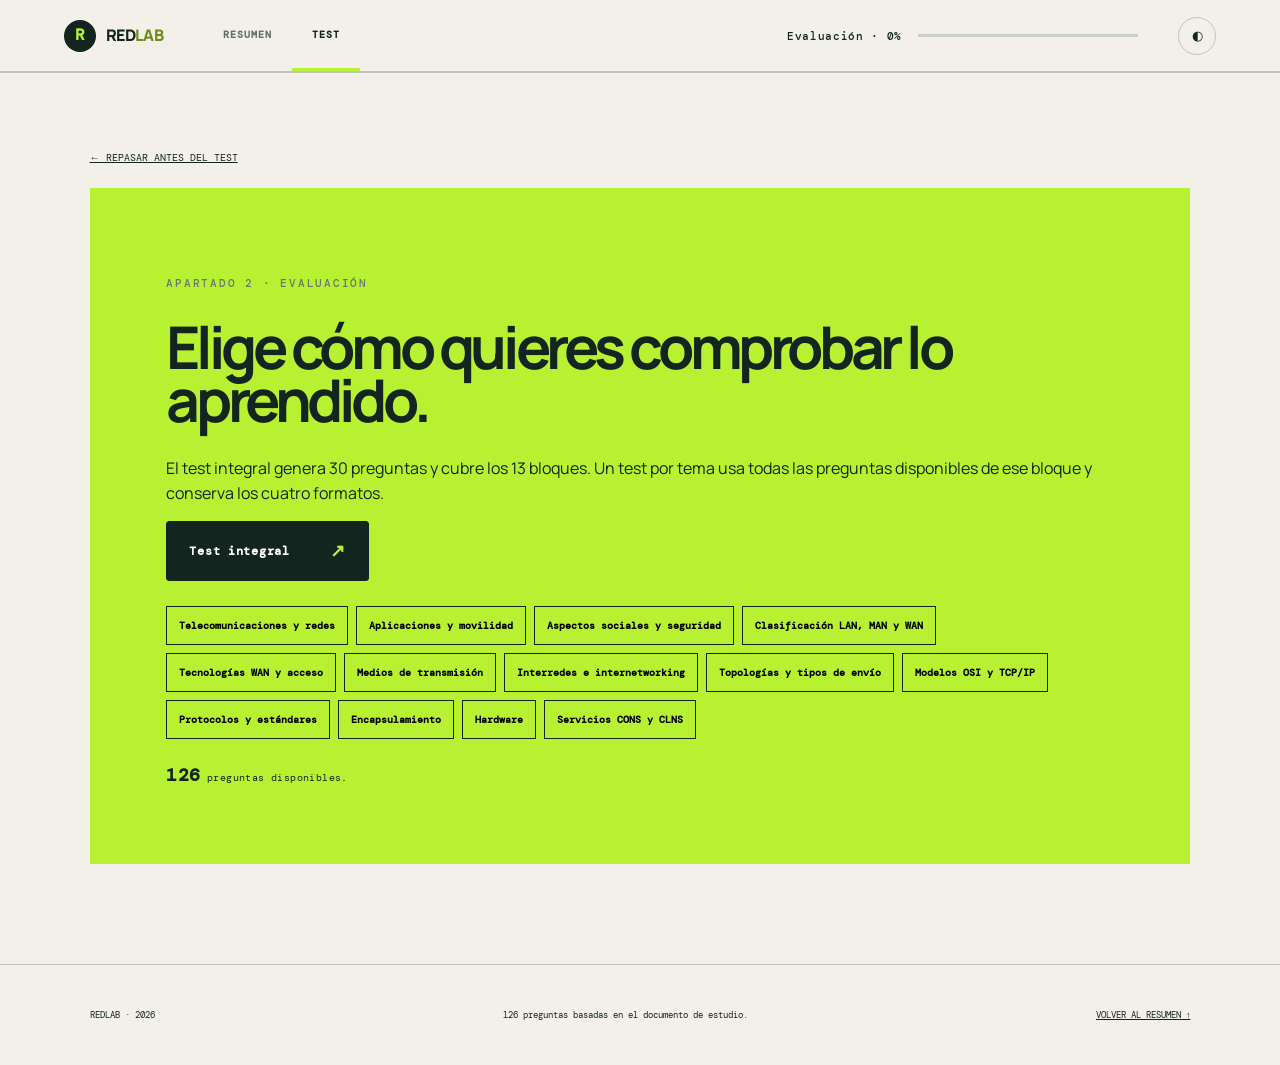
<file: test.html>
<!doctype html>
<html lang="es">
<head>
  <meta charset="UTF-8" />
  <meta name="viewport" content="width=device-width, initial-scale=1.0" />
  <meta name="description" content="Test interactivo de Fundamentos de Redes de Comunicaciones." />
  <title>RedLab · Test de Redes</title>
  <link rel="preconnect" href="https://fonts.googleapis.com">
  <link rel="preconnect" href="https://fonts.gstatic.com" crossorigin>
  <link href="https://fonts.googleapis.com/css2?family=DM+Mono:wght@400;500&family=Manrope:wght@400;500;600;700;800&display=swap" rel="stylesheet">
  <link rel="stylesheet" href="styles.css" />
</head>
<body>
  <header class="topbar">
    <a class="brand" href="index.html"><span class="brand-mark">R</span><span>RED<span>LAB</span></span></a>
    <nav class="page-tabs" aria-label="Secciones principales"><a href="index.html">Resumen</a><a class="active" href="test.html">Test</a></nav>
    <div class="progress-wrap"><span id="progressLabel">Evaluación · 0%</span><div class="progress"><span id="progressBar"></span></div></div>
    <button class="icon-button" id="themeToggle" aria-label="Cambiar tema">◐</button>
  </header>
  <main>
    <section class="section test-landing" id="selector">
      <a class="test-back" href="index.html#ejemplo-mensaje">← REPASAR ANTES DEL TEST</a>
      <div class="checkpoint">
        <p class="eyebrow">APARTADO 2 · EVALUACIÓN</p>
        <h2>Elige cómo quieres comprobar lo aprendido.</h2>
        <p>El test integral genera 30 preguntas y cubre los 13 bloques. Un test por tema usa todas las preguntas disponibles de ese bloque y conserva los cuatro formatos.</p>
        <div class="choice-row"><button class="primary-button" data-choice="aleatorio">Test integral <span>↗</span></button></div>
        <div class="topic-picker visible-picker">
          <button data-choice="fundamentos">Telecomunicaciones y redes</button><button data-choice="aplicaciones">Aplicaciones y movilidad</button><button data-choice="sociales">Aspectos sociales y seguridad</button><button data-choice="clasificacion">Clasificación LAN, MAN y WAN</button><button data-choice="acceso_wan">Tecnologías WAN y acceso</button><button data-choice="medios">Medios de transmisión</button><button data-choice="interredes">Interredes e internetworking</button><button data-choice="topologias">Topologías y tipos de envío</button><button data-choice="modelos">Modelos OSI y TCP/IP</button><button data-choice="protocolos">Protocolos y estándares</button><button data-choice="encapsulamiento">Encapsulamiento</button><button data-choice="hardware">Hardware</button><button data-choice="servicios">Servicios CONS y CLNS</button>
        </div>
        <p class="bank-note"><strong id="bankCount">—</strong> preguntas disponibles.</p>
      </div>
    </section>
    <section class="section test-section" id="evaluacion" hidden>
      <div class="test-header"><div><p class="eyebrow">MÓDULO DE TEST Y EVALUACIÓN</p><h2 id="testTitle">Test</h2></div><div class="score-pill"><span id="answeredCount">0</span>/<span id="questionCount">0</span> respondidas</div></div>
      <form id="quizForm" novalidate><div id="questions"></div><button class="primary-button submit-test" type="submit">Validar respuestas <span>→</span></button></form>
      <div id="results" hidden></div>
    </section>
  </main>
  <footer><span>REDLAB · 2026</span><p>126 preguntas basadas en el documento de estudio.</p><a href="index.html">VOLVER AL RESUMEN ↑</a></footer>
  <script src="app.js"></script>
</body>
</html>
</file>
<file: styles.css>
:root{--ink:#13251e;--paper:#f2f0e8;--surface:#faf9f4;--green:#b8f032;--mint:#dff6d5;--line:#bdc6bc;--muted:#607068;--orange:#ff633d;--shadow:0 18px 50px rgba(19,37,30,.1)}*{box-sizing:border-box}html{scroll-behavior:smooth}body{margin:0;background:var(--paper);color:var(--ink);font-family:Manrope,sans-serif;line-height:1.55}.topbar{position:sticky;top:0;z-index:20;height:72px;display:flex;align-items:center;gap:40px;padding:0 max(24px,5vw);background:rgba(242,240,232,.9);backdrop-filter:blur(16px);border-bottom:1px solid var(--line)}.brand{display:flex;align-items:center;gap:10px;color:var(--ink);text-decoration:none;font-weight:800;letter-spacing:-.04em}.brand>span:last-child span{color:#6d8d18}.brand-mark{display:grid;place-items:center;width:32px;height:32px;background:var(--ink);color:var(--green);border-radius:50%;font-family:'DM Mono'}.progress-wrap{margin-left:auto;display:flex;align-items:center;gap:16px;font:500 11px 'DM Mono';letter-spacing:.06em}.progress{width:min(220px,20vw);height:3px;background:#ccd1c8}.progress span{display:block;width:0;height:100%;background:var(--ink);transition:.2s}.icon-button{border:1px solid var(--line);background:transparent;border-radius:50%;width:38px;height:38px;cursor:pointer;color:inherit}.hero{min-height:calc(100vh - 72px);display:grid;grid-template-columns:1.05fr .95fr;padding:8vw max(24px,7vw) 6vw;overflow:hidden}.eyebrow{font:500 11px 'DM Mono';letter-spacing:.16em;color:#68776f}.hero h1,.section-heading h2,.checkpoint h2,.test-header h2{font-size:clamp(52px,7vw,108px);line-height:.9;letter-spacing:-.075em;margin:30px 0}.hero h1 em{font-family:Georgia,serif;font-weight:400;color:#6c8a22}.hero-lead{max-width:570px;font-size:clamp(18px,1.8vw,25px);color:var(--muted);margin-bottom:42px}.primary-button,.secondary-button{display:inline-flex;align-items:center;justify-content:space-between;gap:40px;padding:17px 22px;border:1px solid var(--ink);background:var(--ink);color:white;border-radius:3px;text-decoration:none;font:700 12px 'DM Mono';letter-spacing:.06em;cursor:pointer}.primary-button:hover{background:#294538}.primary-button span{color:var(--green);font-size:18px}.secondary-button{background:transparent;color:var(--ink)}.hero-visual{position:relative;min-height:530px}.node{position:absolute;width:150px;padding:16px;border:1px solid var(--ink);background:var(--surface);box-shadow:var(--shadow);z-index:2}.node span{font:10px 'DM Mono';color:#829087}.node b,.node small{display:block}.node b{margin-top:25px;font:700 13px 'DM Mono'}.node small{color:var(--muted);font:10px 'DM Mono'}.client{left:2%;top:14%}.router{left:37%;top:43%;background:var(--ink);color:white}.router small{color:#b6c1ba}.server{right:3%;top:13%;border-radius:50% 50% 2px 2px;padding-top:42px}.network-line{position:absolute;height:1px;background:var(--ink);transform-origin:left}.line-a{width:48%;left:18%;top:37%;transform:rotate(27deg)}.line-b{width:44%;left:51%;top:46%;transform:rotate(-31deg)}.network-line:before,.network-line:after{content:"";position:absolute;width:5px;height:5px;background:var(--ink);border-radius:50%;top:-2px}.network-line:after{right:0}.packet{position:absolute;z-index:3;padding:5px 8px;background:var(--green);font:600 9px 'DM Mono';animation:float 3s ease-in-out infinite}.packet-a{left:29%;top:32%}.packet-b{right:25%;top:31%;animation-delay:1s}.visual-note{position:absolute;bottom:6%;right:3%;width:70%;font:11px 'DM Mono';color:var(--muted);border-top:1px solid var(--line);padding-top:14px}@keyframes float{50%{transform:translateY(-10px)}}.section{padding:100px max(24px,7vw);border-top:1px solid var(--line)}.section-number{font:500 10px 'DM Mono';writing-mode:vertical-rl;float:left;margin-left:-4vw;color:#78847e}.section-heading{display:grid;grid-template-columns:1.2fr 1fr;column-gap:10vw;margin-bottom:90px}.section-heading .eyebrow{grid-column:1/-1}.section-heading h2{font-size:clamp(50px,6vw,88px);margin:20px 0}.section-heading>p:last-child{align-self:end;color:var(--muted);font-size:18px;max-width:480px}.model-card,.content-block{background:var(--surface);border:1px solid var(--line);margin:0 0 34px;padding:clamp(24px,4vw,58px);box-shadow:0 8px 30px rgba(24,40,32,.04)}.card-title{display:flex;gap:20px;align-items:flex-start;margin-bottom:42px}.card-title>span{display:grid;place-items:center;width:34px;height:34px;border:1px solid var(--ink);border-radius:50%;font:11px 'DM Mono'}.card-title p{margin:0;font:500 10px 'DM Mono';letter-spacing:.13em;color:var(--muted)}.card-title h3{margin:5px 0 0;font-size:clamp(26px,3vw,42px);letter-spacing:-.05em}.model-grid{display:grid;grid-template-columns:1fr 1fr;gap:7vw}.osi-stack{display:flex;flex-direction:column;gap:5px}.osi-stack button{display:grid;grid-template-columns:42px 1fr 1.4fr;align-items:center;padding:11px 15px;border:0;background:#e9ece5;text-align:left;color:var(--ink);cursor:pointer}.osi-stack button:hover,.osi-stack button.active{background:var(--green)}.osi-stack span,.osi-stack small{font:10px 'DM Mono'}.osi-stack b{font-size:13px}.osi-stack small{color:#5f6c65}.tabs{display:flex;border-bottom:1px solid var(--line);margin-bottom:30px}.tabs button{border:0;background:transparent;padding:12px 16px;font:600 11px 'DM Mono';color:var(--muted);cursor:pointer}.tabs button.active{color:var(--ink);border-bottom:3px solid var(--ink)}.model-explain h4{font-size:24px;line-height:1.2;margin:20px 0}.model-explain p{color:var(--muted)}.mapping{display:grid;grid-template-columns:auto 1fr auto;gap:10px;align-items:center;margin-top:30px;font:10px 'DM Mono'}.mapping i{height:1px;background:var(--line)}.protocol-grid{display:grid;grid-template-columns:repeat(4,1fr);gap:10px}.protocol-card{padding:24px;background:#ecefe8;min-height:260px;display:flex;flex-direction:column}.protocol-card.accent{background:var(--mint)}.protocol-card code{font:700 24px 'DM Mono'}.protocol-card h4{font-size:20px;margin:20px 0 0}.protocol-card p{font-size:13px;color:var(--muted)}.protocol-card small{margin-top:auto;font:9px 'DM Mono';letter-spacing:.1em}.standards-table{margin-top:38px;border-top:1px solid var(--ink)}.standards-table>div{display:grid;grid-template-columns:1fr .6fr 1.5fr;gap:20px;padding:17px 5px;border-bottom:1px solid var(--line);align-items:center}.standards-table b{font-size:14px}.standards-table span,.standards-table p{font-size:12px;margin:0;color:var(--muted)}.standards-table .table-head{font:9px 'DM Mono';letter-spacing:.1em}.wide-copy{max-width:840px;font-size:18px;color:var(--muted)}.pdu-flow{display:grid;grid-template-columns:repeat(4,1fr);gap:8px;margin:38px 0}.pdu-flow>div{padding:18px 14px;background:#e9ece5;min-height:180px}.pdu-flow>div.highlight{background:var(--green)}.pdu-flow span,.pdu-flow small{display:block;font:9px 'DM Mono'}.pdu-flow b{display:block;font:600 12px 'DM Mono';margin:10px 0 3px}.pdu-flow i{display:flex;margin-top:32px;font-style:normal;font:9px 'DM Mono'}.pdu-flow u{text-decoration:none;padding:8px;border:1px solid var(--ink);flex:1}.bits-shape{letter-spacing:.12em;border:1px dashed var(--ink);padding:8px}.callout{display:grid;grid-template-columns:1fr 2fr;gap:40px;border-left:4px solid var(--orange);padding:10px 20px;background:#fff3ed}.callout p{margin:0;color:var(--muted);font-size:14px}.device-map{display:grid;grid-template-columns:1fr 1fr;gap:1px;background:var(--line)}.device{background:var(--surface);padding:28px;display:grid;grid-template-columns:54px 1fr;gap:10px}.device-icon{grid-row:1/3;display:grid;place-items:center;width:44px;height:44px;border-radius:50%;background:var(--ink);color:var(--green);font-size:22px}.device b,.device small{display:block}.device small{font:9px 'DM Mono';color:var(--muted)}.device p{margin:0;color:var(--muted);font-size:13px}.topology-layout{display:grid;grid-template-columns:1.2fr 1fr;gap:50px}.mini-network{position:relative;height:320px;background:#e7eadf;overflow:hidden}.lan-zone,.wan-zone{position:absolute;border:1px dashed #7d8a81}.lan-zone{left:6%;top:12%;width:42%;height:75%}.wan-zone{right:5%;top:12%;width:40%;height:75%}.lan-zone>b,.wan-zone>b{position:absolute;top:12px;left:15px;font:9px 'DM Mono'}.pc,.switch-dot,.r{position:absolute;display:grid;place-items:center;width:36px;height:36px;background:var(--surface);border:1px solid var(--ink);font:8px 'DM Mono';font-style:normal;z-index:2}.p1{left:12%;top:30%}.p2{left:58%;top:30%}.switch-dot{left:35%;bottom:18%;background:var(--ink);color:white}.wire,.route{position:absolute;height:1px;background:var(--ink);transform-origin:left}.w1{left:24%;top:45%;width:40%;transform:rotate(43deg)}.w2{left:45%;top:65%;width:35%;transform:rotate(-48deg)}.r{border-radius:50%;background:var(--green)}.r1{left:10%;top:40%}.r2{right:10%;top:27%}.r3{right:20%;bottom:15%}.route{left:25%;top:48%;width:55%;transform:rotate(-14deg)}.rt2{left:48%;top:50%;transform:rotate(42deg)}.destination-list p{padding-bottom:12px;border-bottom:1px solid var(--line);font-size:13px;color:var(--muted)}.chips{display:flex;flex-wrap:wrap;gap:7px;margin-top:24px}.chips span{background:var(--ink);color:white;padding:8px 10px;font:8px 'DM Mono'}.footnote{font:10px 'DM Mono';color:var(--muted);margin-top:30px}.checkpoint{margin-top:90px;padding:clamp(30px,6vw,80px);background:var(--green)}.checkpoint h2{font-size:clamp(32px,4.6vw,68px);max-width:1100px}.checkpoint h2 small{font-size:.4em;letter-spacing:-.02em}.choice-row{display:flex;gap:10px;flex-wrap:wrap}.topic-picker{display:flex;flex-wrap:wrap;gap:8px;margin-top:25px}.topic-picker button{padding:12px;border:1px solid var(--ink);background:transparent;font:600 10px 'DM Mono';cursor:pointer}.topic-picker button:hover{background:var(--ink);color:white}.test-section{background:var(--ink);color:#eef5ef}.test-header{display:flex;justify-content:space-between;align-items:flex-end;margin-bottom:60px}.test-header h2{font-size:clamp(40px,6vw,80px);margin:15px 0}.score-pill{border:1px solid #698077;border-radius:30px;padding:11px 18px;font:11px 'DM Mono'}.question-card{background:#f5f4ed;color:var(--ink);padding:clamp(24px,4vw,48px);margin-bottom:14px}.question-meta{display:flex;justify-content:space-between;font:9px 'DM Mono';color:var(--muted);letter-spacing:.12em}.question-card h3{font-size:clamp(18px,2vw,27px);max-width:850px;margin:25px 0}.options{display:grid;gap:8px}.option{display:flex;gap:14px;padding:13px;border:1px solid var(--line);cursor:pointer}.option:has(input:checked){border-color:var(--ink);background:var(--mint)}.option input{accent-color:var(--ink)}.question-card input[type=text],.question-card textarea{width:100%;border:0;border-bottom:1px solid var(--ink);background:transparent;padding:14px 3px;font:14px Manrope;outline:none}.question-card textarea{border:1px solid var(--line);min-height:120px;padding:14px;resize:vertical}.submit-test{margin-top:25px;background:var(--green);color:var(--ink)}.results-panel{background:var(--surface);color:var(--ink);padding:clamp(30px,5vw,70px)}.grade{font-size:clamp(70px,12vw,150px);font-weight:800;letter-spacing:-.08em;line-height:1}.feedback-item{padding:18px 0;border-top:1px solid var(--line)}.feedback-item.correct b{color:#3e7412}.feedback-item.incorrect b{color:#b43d24}.feedback-item p{margin:5px 0;color:var(--muted);font-size:13px}footer{display:flex;justify-content:space-between;align-items:center;padding:35px max(24px,7vw);font:9px 'DM Mono';border-top:1px solid var(--line)}footer a{color:inherit}body.dark{--ink:#eaf1eb;--paper:#122019;--surface:#1b2b23;--line:#45584e;--muted:#a8b6ae;--mint:#2d4b35;--shadow:none}body.dark .protocol-card,body.dark .pdu-flow>div,body.dark .mini-network{background:#25372e}body.dark .checkpoint{color:#13251e}body.dark .question-card,body.dark .results-panel{background:#edf0e8;color:#13251e}body.dark .topbar{background:rgba(18,32,25,.9)}
@media(max-width:900px){.hero{grid-template-columns:1fr}.hero-visual{min-height:420px}.section-heading,.model-grid,.topology-layout{grid-template-columns:1fr}.section-heading>p:last-child{align-self:auto}.protocol-grid,.pdu-flow{grid-template-columns:1fr 1fr}.section-number{display:none}.test-header{align-items:flex-start;flex-direction:column}.standards-table>div{grid-template-columns:1fr}.table-head{display:none}}
@media(max-width:600px){.topbar{gap:12px;padding:0 15px}.progress-wrap{display:none}.hero,.section{padding-left:18px;padding-right:18px}.hero h1{font-size:58px}.hero-visual{min-height:340px}.node{width:115px;padding:11px}.router{left:31%}.protocol-grid,.pdu-flow,.device-map{grid-template-columns:1fr}.pdu-flow>div{min-height:auto}.callout{grid-template-columns:1fr}.choice-row{flex-direction:column}.choice-row button{width:100%}.standards-table>div{gap:5px}.topology-layout{gap:20px}footer{align-items:flex-start;gap:15px;flex-direction:column}}
@media(prefers-reduced-motion:reduce){html{scroll-behavior:auto}.packet{animation:none}}
.page-tabs{display:flex;align-self:stretch}.page-tabs a{display:flex;align-items:center;padding:0 20px;color:var(--muted);text-decoration:none;font:600 10px 'DM Mono';text-transform:uppercase;letter-spacing:.1em;border-bottom:3px solid transparent}.page-tabs a.active{color:var(--ink);border-bottom-color:var(--green)}.layer-table{border-top:1px solid var(--ink)}.layer-table>div{display:grid;grid-template-columns:.7fr 1.8fr 1.25fr 1fr;gap:22px;padding:18px 6px;border-bottom:1px solid var(--line);align-items:start}.layer-table .layer-head{font:9px 'DM Mono';letter-spacing:.1em;color:var(--muted)}.layer-table b{font-size:14px}.layer-table p{font-size:12px;color:var(--muted);margin:0}.layer-table small{font:9px 'DM Mono';color:var(--muted)}.accuracy-note{margin-top:25px;padding:18px;background:var(--mint);font-size:12px}.scenario{display:grid;grid-template-columns:1fr auto 1.4fr auto 1fr;align-items:center;gap:14px;background:var(--ink);color:white;padding:22px}.scenario>div{display:flex;flex-direction:column}.scenario span,.scenario small{font:9px 'DM Mono';color:#b8c5bd}.scenario b{font-size:13px}.scenario>i{color:var(--green);font-style:normal}.journey-steps{list-style:none;padding:0;margin:35px 0}.journey-steps li{display:grid;grid-template-columns:52px 1fr;gap:18px;padding:20px 0;border-top:1px solid var(--line)}.journey-steps li>span{display:grid;place-items:center;width:42px;height:42px;border-radius:50%;background:var(--green);color:#13251e;font:700 11px 'DM Mono'}.journey-steps b{font-size:16px}.journey-steps p{margin:5px 0;color:var(--muted);font-size:13px;max-width:900px}.message-formula{display:flex;flex-wrap:wrap;gap:5px;align-items:center;padding:18px;background:#e9ece5;color:#13251e}.message-formula code,.message-formula i{padding:9px 12px;background:white;border:1px solid #abb7ae;font:10px 'DM Mono';font-style:normal}.test-landing{padding-top:70px}.test-landing .checkpoint{margin-top:0}.test-back{display:inline-block;margin-bottom:24px;color:inherit;font:10px 'DM Mono'}
@media(max-width:900px){.layer-table>div{grid-template-columns:1fr 1.7fr}.layer-table .layer-head{display:none}.scenario{grid-template-columns:1fr}.scenario>i{transform:rotate(90deg);justify-self:center}}
@media(max-width:600px){.page-tabs a{padding:0 10px}.layer-table>div{grid-template-columns:1fr}.topbar .brand>span:last-child{display:none}}
.tcpip-intro{display:grid;grid-template-columns:1.4fr 1fr;gap:40px;align-items:center;margin-bottom:30px}.tcpip-intro>p{font-size:17px;color:var(--muted)}.tcpip-intro>div{padding:20px;background:var(--ink);color:white}.tcpip-intro b,.tcpip-intro span{display:block}.tcpip-intro b{color:var(--green);font:10px 'DM Mono';margin-bottom:8px}.tcpip-stack{display:grid;grid-template-columns:1fr 1fr;gap:8px}.tcpip-stack section{padding:25px;background:#eaede6;border-top:4px solid var(--ink)}.tcpip-stack header{display:flex;gap:14px;align-items:center}.tcpip-stack header>span{display:grid;place-items:center;width:38px;height:38px;border-radius:50%;background:var(--ink);color:var(--green);font:700 11px 'DM Mono'}.tcpip-stack header b,.tcpip-stack header small{display:block}.tcpip-stack header b{font-size:20px}.tcpip-stack header small{font:8px 'DM Mono';color:var(--muted)}.tcpip-stack section>p,.tcpip-stack dd{font-size:12px;color:var(--muted)}.tcpip-stack dl{margin:18px 0 0}.tcpip-stack dt{font:700 9px 'DM Mono';letter-spacing:.09em;margin-top:10px}.tcpip-stack dd{margin:3px 0}.tcp-app{border-color:#79a821!important}.tcp-transport{border-color:#ff633d!important}.tcp-internet{border-color:#3d8c99!important}.tcp-access{border-color:#715ea8!important}.osi-compare{display:grid;grid-template-columns:1fr auto 1fr 1fr auto 1fr;gap:8px;align-items:stretch;margin:34px 0}.osi-compare>div{padding:15px;background:var(--surface);border:1px solid var(--line)}.osi-compare span,.osi-compare b{display:block}.osi-compare span{font:8px 'DM Mono';color:var(--muted)}.osi-compare b{font-size:12px;margin-top:5px}.osi-compare>i{align-self:center;color:var(--orange);font-style:normal}.tcpip-example{padding:28px;background:#e4f2db}.tcpip-example ol{display:grid;grid-template-columns:1fr 1fr;gap:8px 35px;padding-left:20px}.tcpip-example li{font-size:12px;padding:5px}.encapsulation-line{display:flex;flex-wrap:wrap;gap:5px;margin-top:20px}.encapsulation-line span{padding:9px 10px;background:var(--ink);color:white;font:8px 'DM Mono'}.tcpip-key{margin-top:20px}@media(max-width:900px){.tcpip-intro,.tcpip-stack{grid-template-columns:1fr}.osi-compare{grid-template-columns:1fr auto 1fr}.tcpip-example ol{grid-template-columns:1fr}}
.collection-guide{margin-top:45px;border-top:1px solid var(--ink)}.collection-title{padding:25px 0}.collection-title h4{font-size:clamp(24px,3vw,38px);letter-spacing:-.04em;margin:8px 0}.collection-title>p:last-child{max-width:760px;color:var(--muted)}.collection-row{display:grid;grid-template-columns:1fr 2.4fr;gap:30px;padding:25px 0;border-top:1px solid var(--line);align-items:center}.collection-symbol{display:flex;flex-wrap:wrap;gap:4px;padding:18px;background:#e8ece5;font:600 11px 'DM Mono';letter-spacing:.08em}.collection-symbol i{padding:8px;background:var(--ink);color:white;font:8px 'DM Mono';font-style:normal}.collection-row b{font-size:17px}.collection-row p{font-size:13px;color:var(--muted);margin:5px 0}.collection-row small{font:8px 'DM Mono';color:#728078}.bits-row .collection-symbol{background:var(--green);font-size:15px}.frame-row .collection-symbol i{background:#2f5d49}.signal-symbol{font-size:23px;color:#3d8c99}.collection-example{margin-top:28px;padding:26px;background:var(--ink);color:white}.collection-example>p{color:#c1ccc5;font-size:13px}.collection-example>div{display:flex;align-items:center;flex-wrap:wrap;gap:7px;margin-top:18px}.collection-example span{padding:8px 10px;background:var(--green);color:#13251e;font:8px 'DM Mono'}.collection-example i{color:var(--green);font-style:normal}@media(max-width:700px){.collection-row{grid-template-columns:1fr}.collection-symbol{order:2}}
.media-groups{display:grid;grid-template-columns:1fr 1fr;gap:8px;margin:30px 0}.media-groups section{padding:24px;background:var(--ink);color:white}.media-groups span{font:9px 'DM Mono';color:var(--green)}.media-groups h4{font-size:20px;margin:9px 0}.media-groups p{color:#bbc7c0;font-size:12px}.media-cards{display:grid;grid-template-columns:1fr 1fr;gap:8px}.media-cards>article{display:grid;grid-template-columns:58px 1fr;gap:16px;padding:24px;background:#e9ece5}.medium-icon{display:grid;place-items:center;width:48px;height:48px;border-radius:50%;background:var(--ink);color:var(--green);font-size:22px}.media-cards span{font:8px 'DM Mono';color:var(--muted)}.media-cards b{display:block;font-size:17px}.media-cards p,.media-cards dd{font-size:12px;color:var(--muted)}.media-cards dl{margin:12px 0 0}.media-cards dt{font:700 8px 'DM Mono';letter-spacing:.08em}.media-cards dd{margin:2px 0 7px}.media-path{margin-top:25px;padding:24px;border-left:4px solid #3d8c99;background:#e4f1f2}.media-path p{font-size:13px;color:#405d62}.media-path>div,.internet-chain>div{display:flex;align-items:center;flex-wrap:wrap;gap:7px}.media-path span{padding:7px 9px;background:#3d8c99;color:white;font:8px 'DM Mono'}.media-path i,.internet-chain i{font-style:normal}.equipment-guide{display:grid;grid-template-columns:repeat(3,1fr);gap:1px;margin-top:35px;background:var(--line)}.equipment-guide>div{padding:22px;background:var(--surface)}.equipment-guide b,.equipment-guide span,.equipment-guide small{display:block}.equipment-guide b{font-size:15px}.equipment-guide span{font:8px 'DM Mono';color:#6f7d75;margin:4px 0 12px}.equipment-guide p{font-size:12px;color:var(--muted)}.equipment-guide small{font:8px 'DM Mono';color:#779422}.internet-chain{margin:30px 0;padding:25px;background:var(--ink);color:white}.internet-chain>div{margin-top:18px}.internet-chain span{padding:12px;background:#2a3c33;font-size:11px}.internet-chain small{font:8px 'DM Mono';color:#b9c7bf}.internet-chain i{color:var(--green)}@media(max-width:900px){.equipment-guide{grid-template-columns:1fr 1fr}}@media(max-width:700px){.media-groups,.media-cards,.equipment-guide{grid-template-columns:1fr}}
.concept-difference{display:grid;grid-template-columns:1fr 1fr;gap:8px;margin-bottom:35px}.concept-difference>div{padding:24px;background:var(--ink);color:white}.concept-difference span{font:8px 'DM Mono';color:var(--green)}.concept-difference b{display:block;font-size:20px;margin-top:7px}.concept-difference p{font-size:12px;color:#bcc9c1}.scope-cards{display:grid;grid-template-columns:1fr 1fr;gap:8px;margin-top:35px}.scope-cards article{padding:25px;background:#e9ece5;border-top:4px solid #819087}.scope-cards article.featured{background:var(--mint);border-top-color:#6c9421}.scope-cards span{font:8px 'DM Mono';color:var(--muted)}.scope-cards h4{font-size:22px;margin:7px 0}.scope-cards p,.scope-cards dd{font-size:12px;color:var(--muted)}.scope-cards dl{margin:15px 0 0}.scope-cards dt{font:700 8px 'DM Mono';letter-spacing:.08em;margin-top:8px}.scope-cards dd{margin:2px 0}.scope-example,.topology-choice{margin:24px 0;padding:22px;border-left:4px solid var(--orange);background:#fff1eb}.scope-example p,.topology-choice p{margin:4px 0;font-size:13px;color:#65534d}.subheading{margin:60px 0 25px}.subheading h4{font-size:clamp(28px,4vw,48px);letter-spacing:-.05em;margin:8px 0}.subheading>p:last-child{max-width:850px;color:var(--muted)}.topology-cards{display:grid;grid-template-columns:repeat(2,1fr);gap:8px}.topology-cards article{padding:24px;background:#e9ece5}.topology-cards h4{font-size:21px;margin:18px 0 4px}.topology-cards p,.topology-cards li{font-size:12px;color:var(--muted)}.topology-cards ul{padding-left:18px}.topology-cards li{margin:6px 0}.topo-diagram{height:150px;position:relative;background:var(--surface);border:1px solid var(--line)}.topo-diagram span,.topo-diagram b,.topo-diagram em{position:absolute;display:grid;place-items:center;width:32px;height:32px;border-radius:50%;background:var(--green);color:#13251e;font:700 8px 'DM Mono';font-style:normal;z-index:2}.star-topo b{left:calc(50% - 16px);top:59px;background:var(--ink);color:white}.star-topo span:nth-of-type(1){left:12%;top:15px}.star-topo span:nth-of-type(2){right:12%;top:15px}.star-topo span:nth-of-type(3){left:12%;bottom:15px}.star-topo span:nth-of-type(4){right:12%;bottom:15px}.star-topo:before,.star-topo:after{content:"";position:absolute;left:20%;top:74px;width:60%;height:1px;background:var(--ink)}.star-topo:before{transform:rotate(25deg)}.star-topo:after{transform:rotate(-25deg)}.bus-topo i{position:absolute;left:10%;right:10%;top:74px;height:3px;background:var(--ink)}.bus-topo span{top:25px}.bus-topo span:after{content:"";position:absolute;top:32px;width:1px;height:18px;background:var(--ink)}.bus-topo span:nth-of-type(1){left:10%}.bus-topo span:nth-of-type(2){left:35%}.bus-topo span:nth-of-type(3){right:35%}.bus-topo span:nth-of-type(4){right:10%}.ring-topo i{position:absolute;left:20%;right:20%;top:18px;bottom:18px;border:2px solid var(--ink);border-radius:50%}.ring-topo span:nth-of-type(1){left:calc(50% - 16px);top:4px}.ring-topo span:nth-of-type(2){right:14%;top:59px}.ring-topo span:nth-of-type(3){left:calc(50% - 16px);bottom:4px}.ring-topo span:nth-of-type(4){left:14%;top:59px}.tree-topo b{left:calc(50% - 16px);top:8px;background:var(--ink);color:white}.tree-topo span{top:55px}.tree-topo span:nth-of-type(1){left:24%}.tree-topo span:nth-of-type(2){right:24%}.tree-topo em{bottom:8px}.tree-topo em:nth-of-type(1){left:8%}.tree-topo em:nth-of-type(2){left:32%}.tree-topo em:nth-of-type(3){right:32%}.tree-topo em:nth-of-type(4){right:8%}.tree-topo:before{content:"";position:absolute;left:15%;right:15%;top:44px;bottom:25px;background:linear-gradient(65deg,transparent 49.5%,var(--ink) 50%,transparent 50.5%),linear-gradient(-65deg,transparent 49.5%,var(--ink) 50%,transparent 50.5%);opacity:.5}.mesh-topo span:nth-of-type(1){left:12%;top:16px}.mesh-topo span:nth-of-type(2){right:12%;top:16px}.mesh-topo span:nth-of-type(3){left:12%;bottom:16px}.mesh-topo span:nth-of-type(4){right:12%;bottom:16px}.mesh-topo:before,.mesh-topo:after,.mesh-topo i{content:"";position:absolute;background:var(--ink);height:1px;left:20%;right:20%;top:74px}.mesh-topo:before{transform:rotate(30deg)}.mesh-topo:after{transform:rotate(-30deg)}.mesh-topo i:nth-of-type(1){transform:rotate(90deg)}.mesh-topo i:nth-of-type(2){left:20%;right:20%;top:31px}.mesh-topo i:nth-of-type(3){left:20%;right:20%;top:116px}.topology-choice{border-left-color:#6b9420;background:#e7f4da}@media(max-width:800px){.concept-difference,.scope-cards,.topology-cards{grid-template-columns:1fr}}
.bank-note{margin:24px 0 0;font:10px 'DM Mono';letter-spacing:.04em}.bank-note strong{font-size:18px}.topic-picker button{transition:background .15s,color .15s}
.study-grid{display:grid;grid-template-columns:repeat(3,1fr);gap:1px;background:var(--line)}.study-grid section{background:var(--surface);padding:26px}.study-grid span{display:block;margin-bottom:16px;font:9px 'DM Mono';letter-spacing:.14em;color:#738078}.study-grid b{font-size:18px}.study-grid p,.study-grid li{font-size:12px;color:var(--muted)}.study-grid ul{margin:14px 0 0;padding-left:18px}.study-grid li{margin:7px 0}.study-grid li strong{color:var(--ink)}.micro-note{border-left:3px solid var(--orange);padding-left:12px}@media(max-width:1000px){.study-grid{grid-template-columns:1fr 1fr}}@media(max-width:600px){.study-grid{grid-template-columns:1fr}}
</file>
